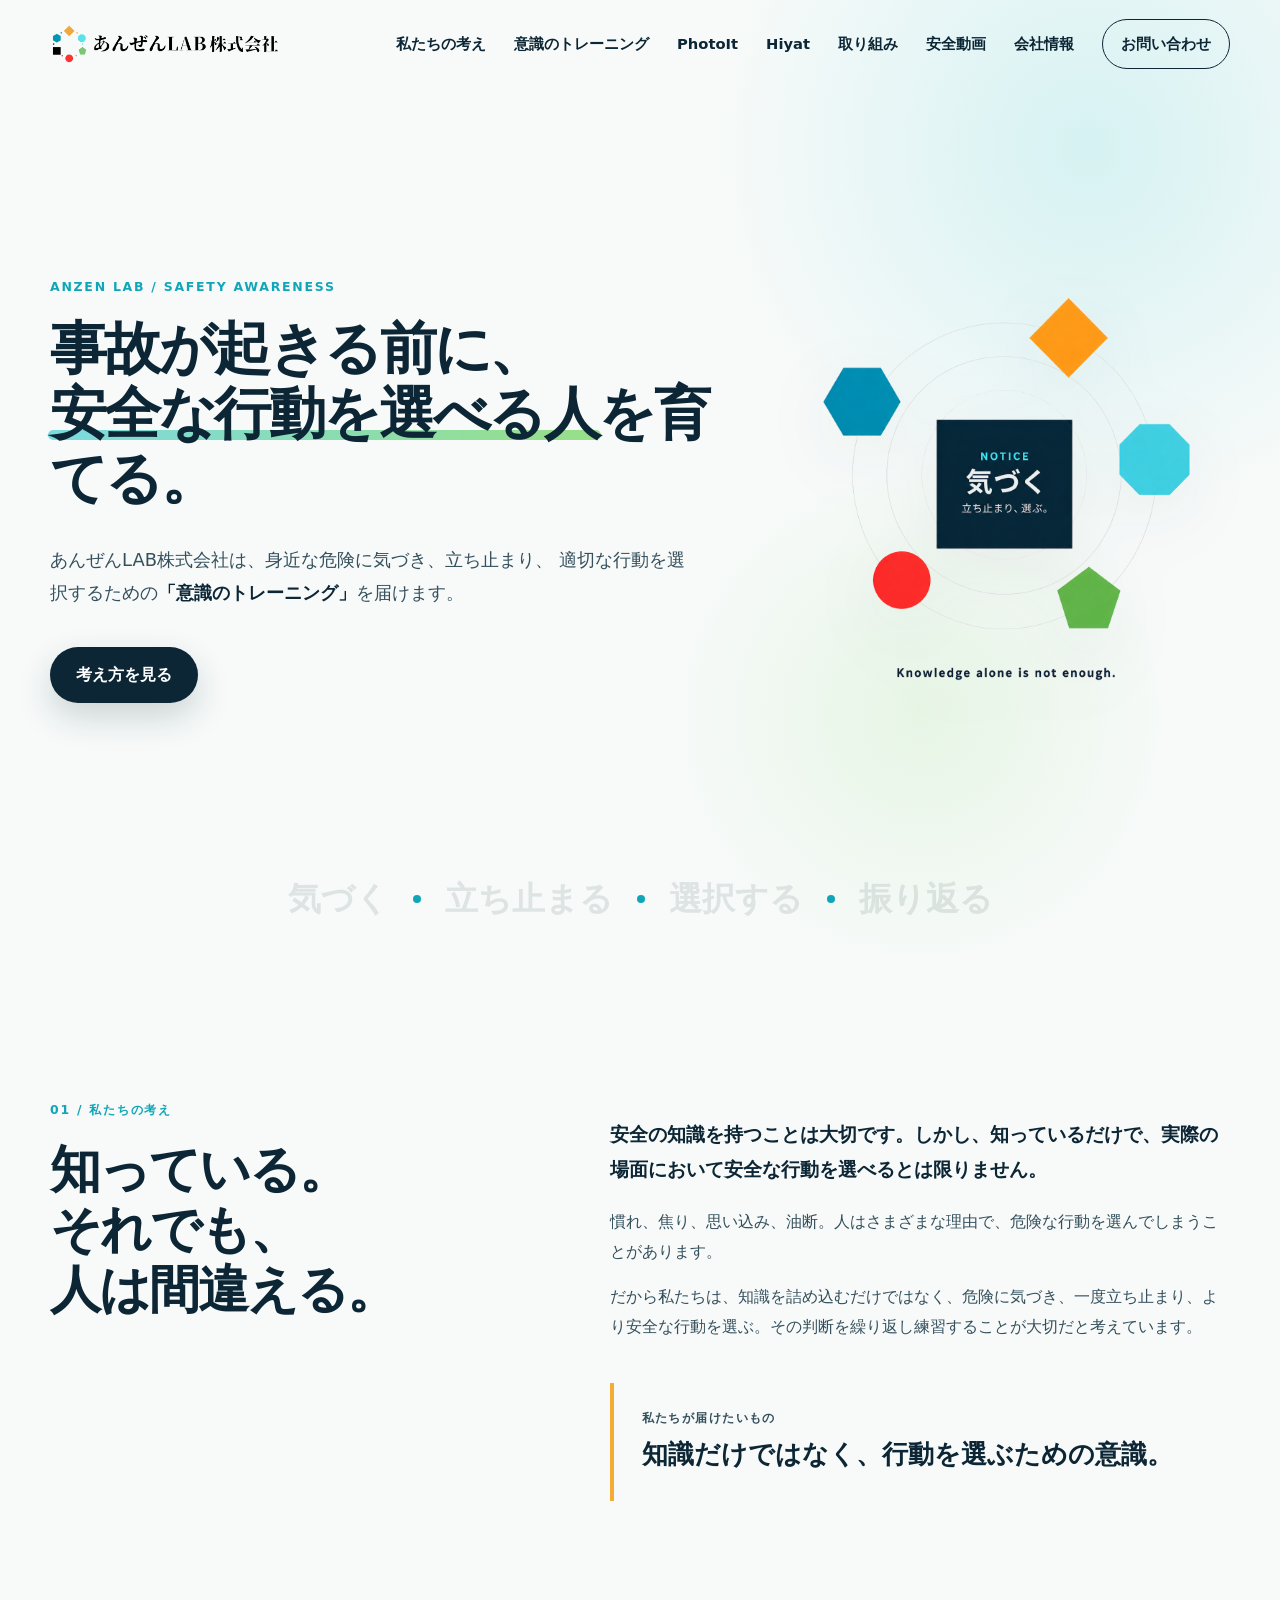
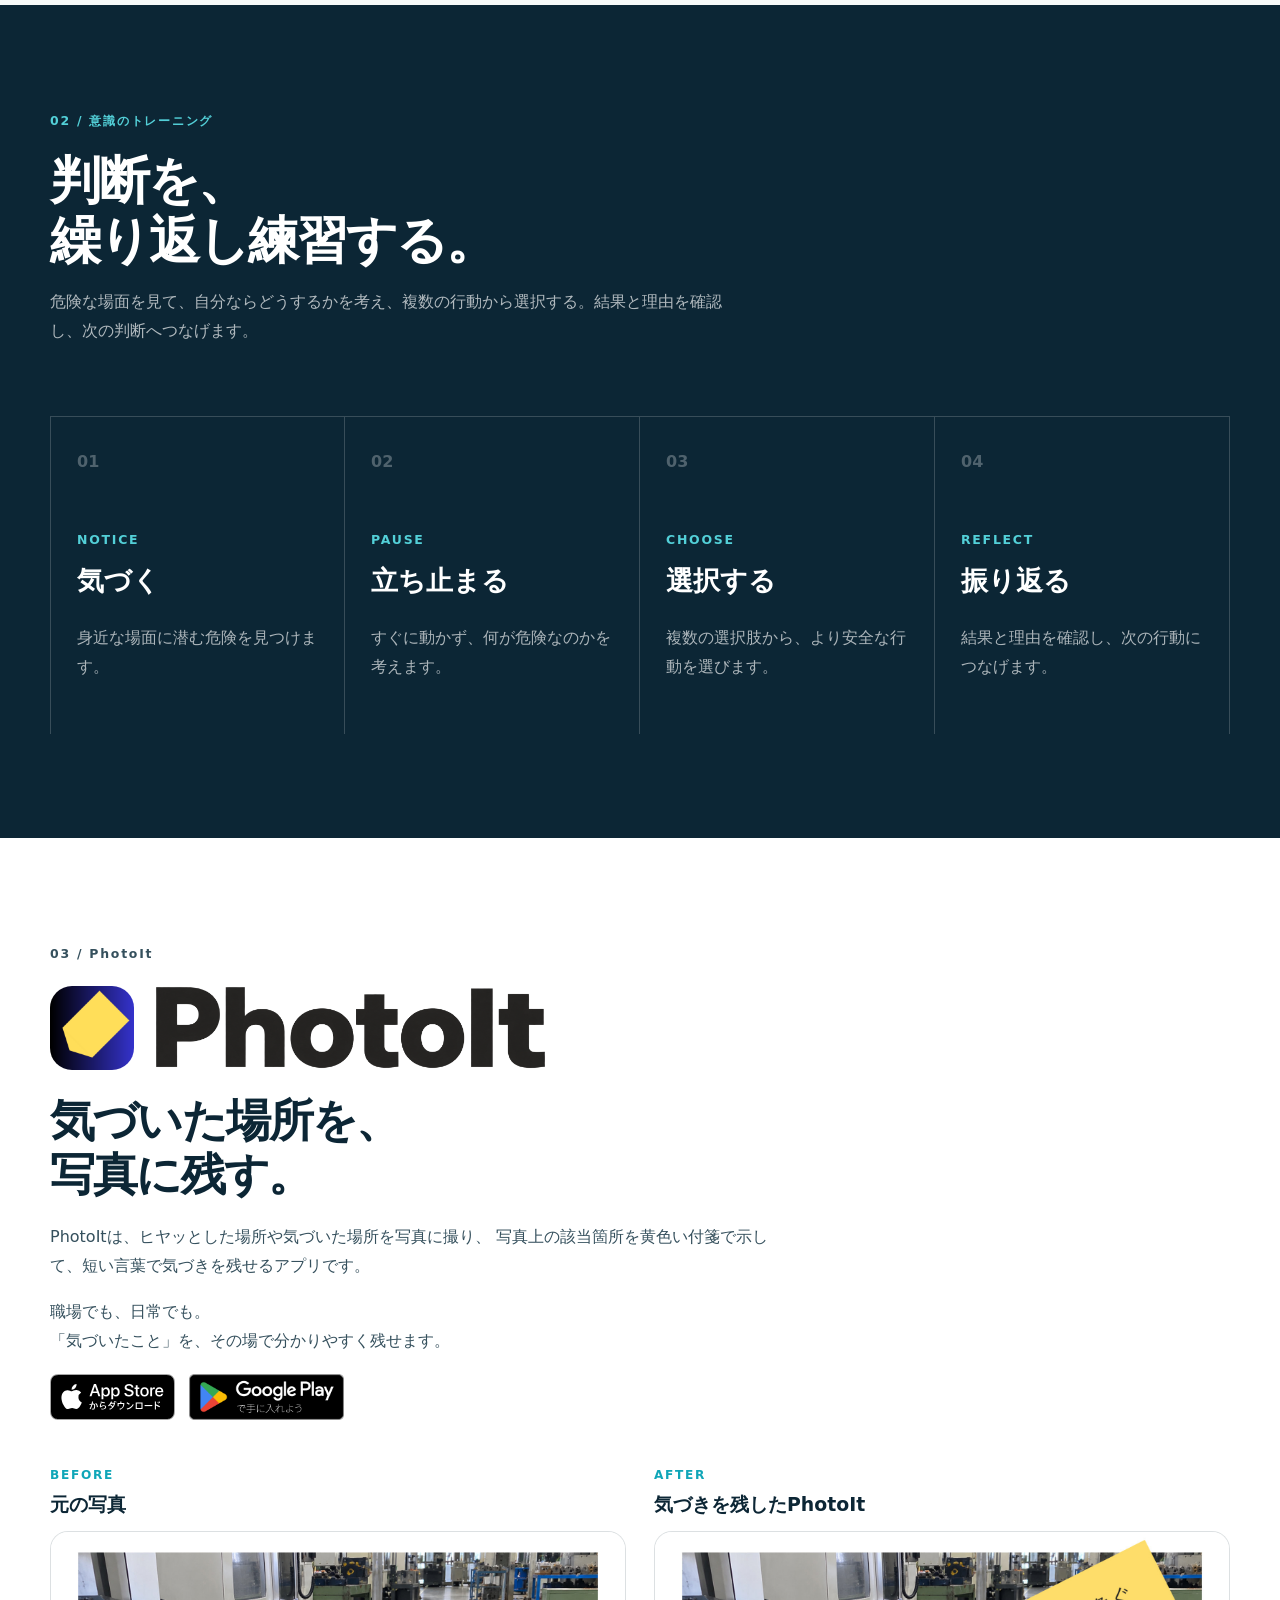
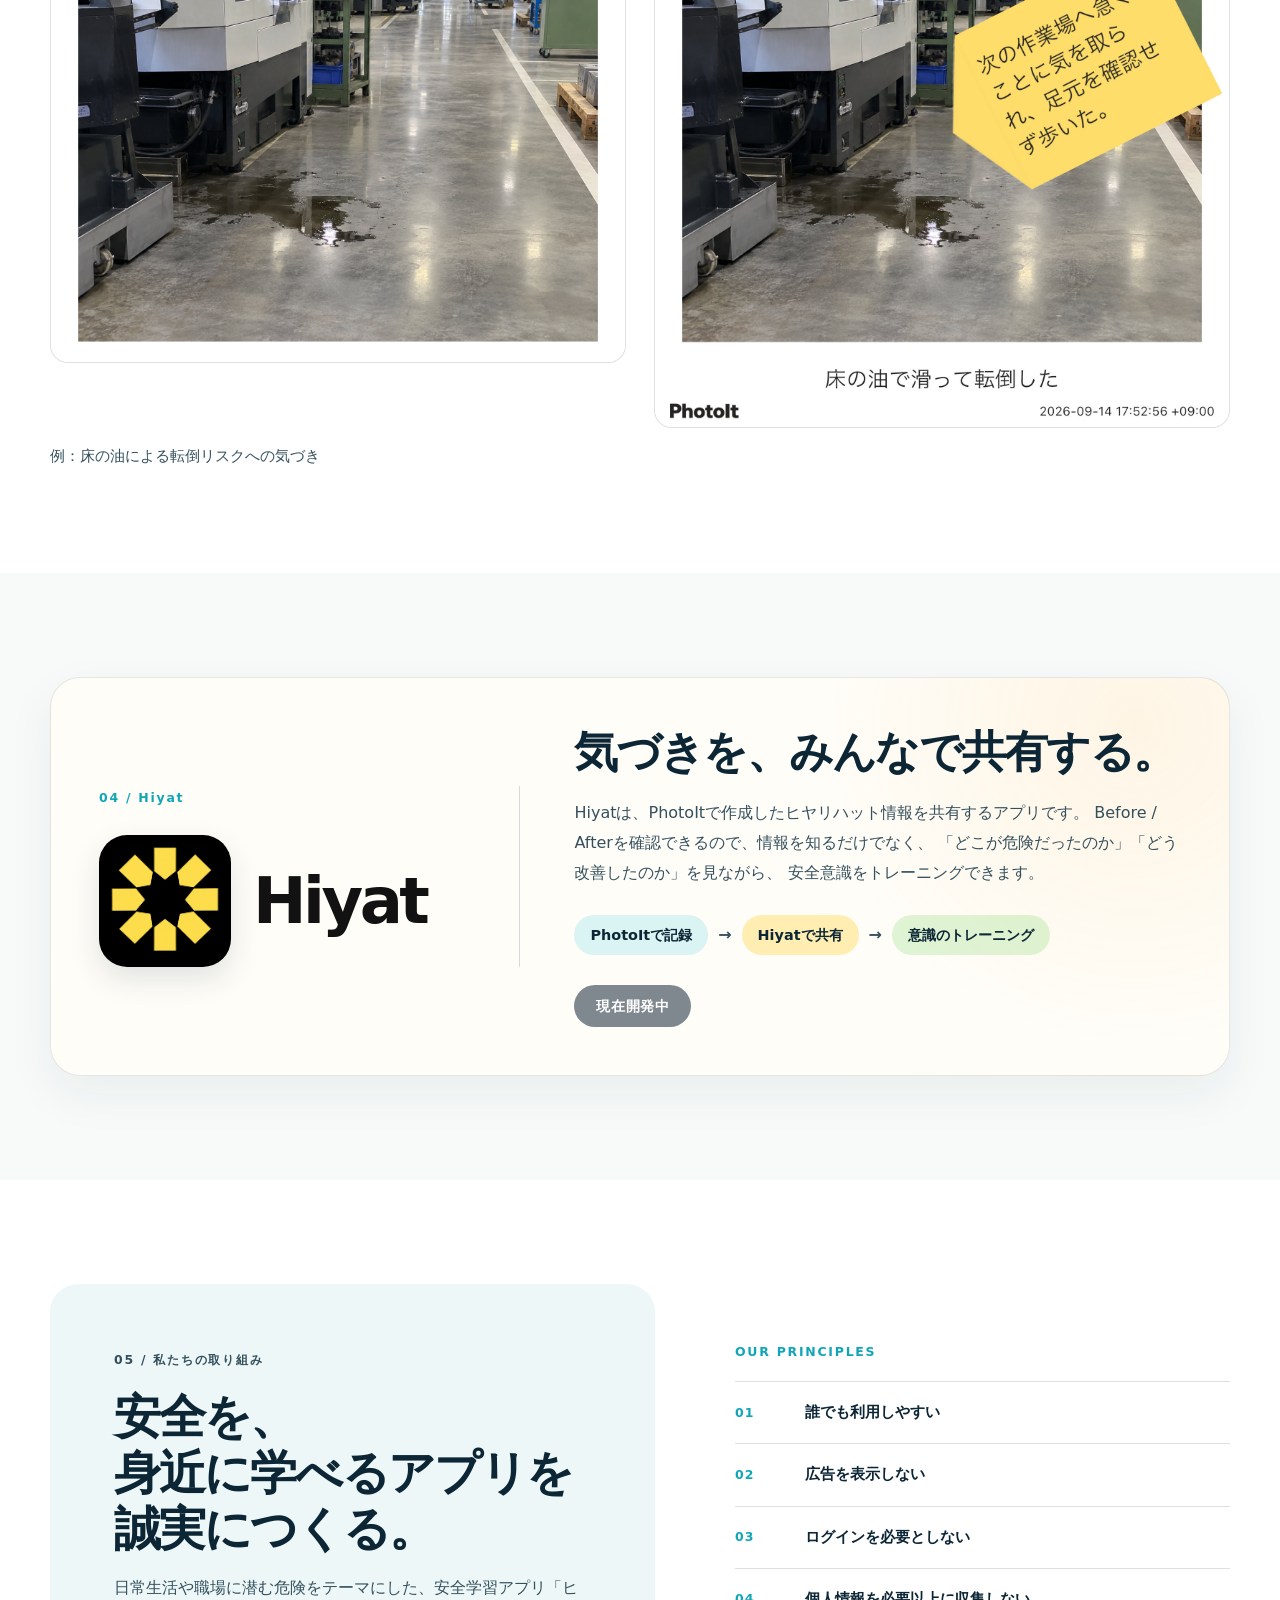
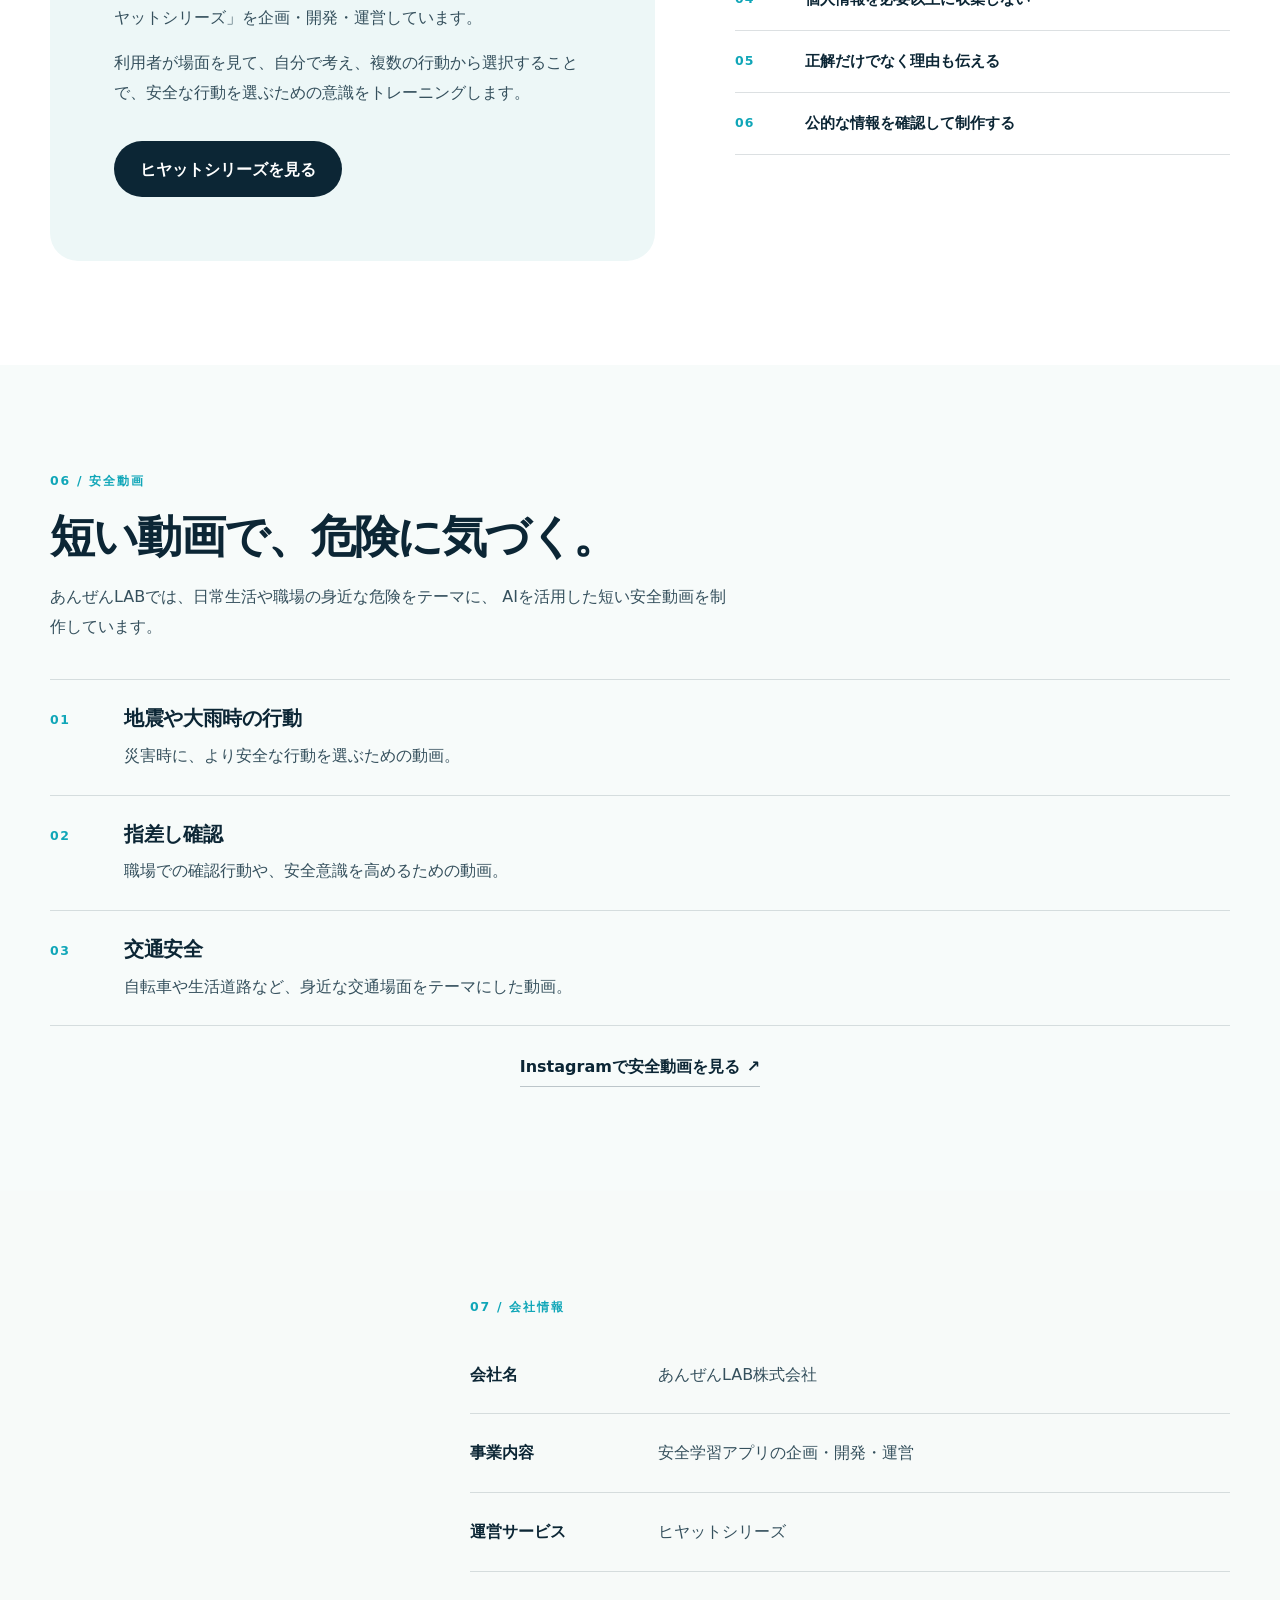
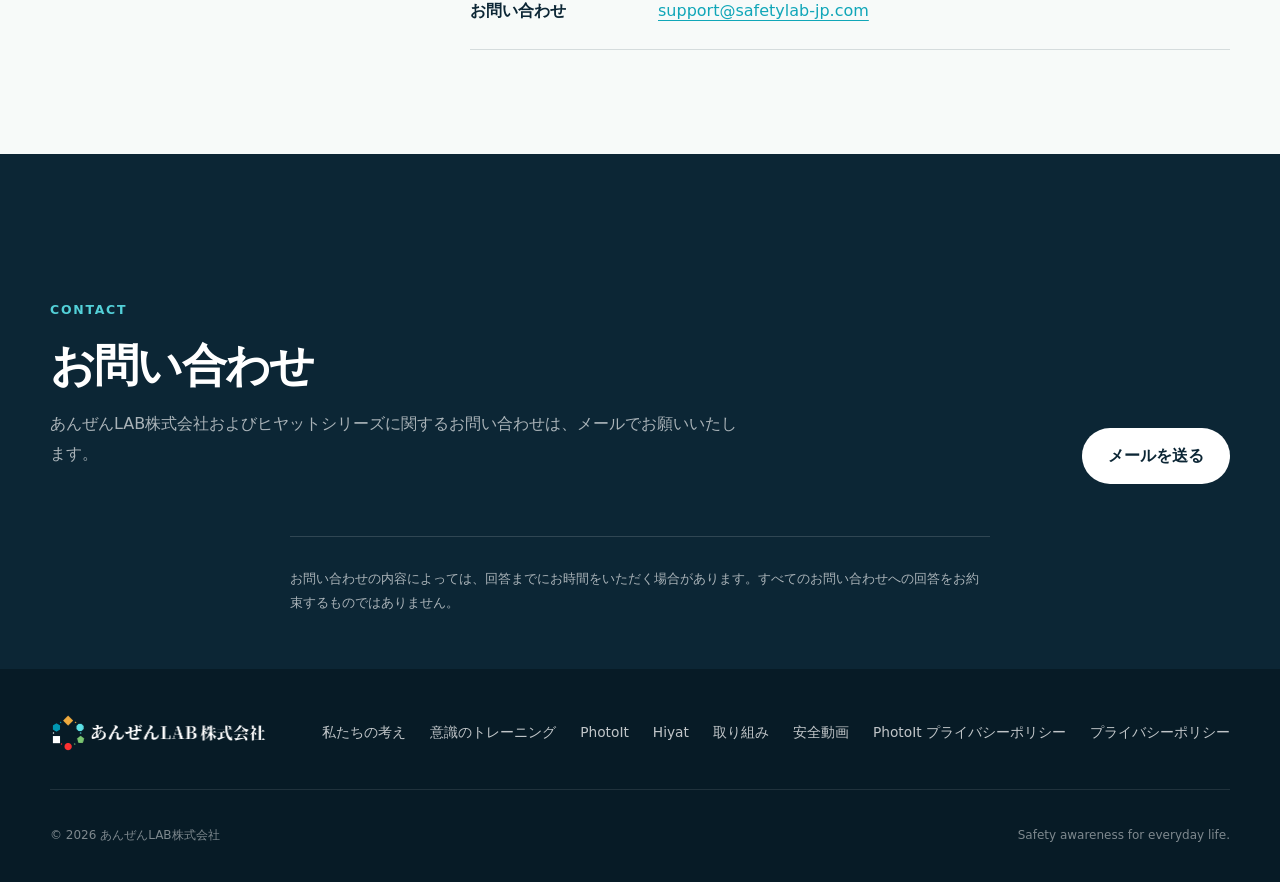
<file: index.html>
<!doctype html>
<html lang="ja">
<head>
  <meta charset="utf-8">
  <meta name="viewport" content="width=device-width,initial-scale=1">
  <meta name="description" content="あんぜんLAB株式会社は、身近な危険に気づき、立ち止まり、適切な行動を選択するための「意識のトレーニング」を届けます。">
  <meta name="theme-color" content="#0c2635">
  <title>あんぜんLAB株式会社｜事故が起きる前に、安全な行動を選べる人を育てる。</title>
  <link rel="icon" href="assets/favicon.ico" sizes="any">
  <link rel="icon" type="image/png" sizes="32x32" href="assets/favicon-32.png">
  <link rel="icon" type="image/png" sizes="16x16" href="assets/favicon-16.png">
  <link rel="apple-touch-icon" sizes="180x180" href="assets/apple-touch-icon.png">
  <link rel="manifest" href="manifest.webmanifest">
  <meta name="mobile-web-app-capable" content="yes">
  <meta name="apple-mobile-web-app-capable" content="yes">
  <meta name="apple-mobile-web-app-status-bar-style" content="default">
  <meta name="apple-mobile-web-app-title" content="あんぜんLAB">
  <link rel="stylesheet" href="styles.css">
</head>
<body>
  <a class="skip-link" href="#main">本文へ移動</a>

  <header class="site-header" data-header>
    <div class="shell header-inner">
      <a class="brand" href="#top" aria-label="あんぜんLAB株式会社 ホーム">
        <img src="assets/anzen-lab-logo.png" alt="あんぜんLAB株式会社">
      </a>
      <button class="menu-button" type="button" aria-expanded="false" aria-controls="site-nav">
        <span>メニュー</span>
        <i aria-hidden="true"></i>
      </button>
      <nav id="site-nav" class="site-nav" aria-label="メインメニュー">
        <a href="#philosophy">私たちの考え</a>
        <a href="#training">意識のトレーニング</a>
        <a href="#photoit">PhotoIt</a>
        <a href="#hiyat">Hiyat</a>
        <a href="#work">取り組み</a>
        <a href="#videos">安全動画</a>
        <a href="#company">会社情報</a>
        <a class="nav-cta" href="#contact">お問い合わせ</a>
      </nav>
    </div>
  </header>

  <main id="main">
    <section id="top" class="hero">
      <div class="hero-grid shell">
        <div class="hero-copy">
          <p class="kicker">ANZEN LAB / SAFETY AWARENESS</p>
          <h1>
            <span class="hero-line">事故が起きる前に、</span>
            <span class="hero-line"><em>安全な行動を選べる人</em>を育てる。</span>
          </h1>
          <p class="hero-lead">
            あんぜんLAB株式会社は、身近な危険に気づき、立ち止まり、
            適切な行動を選択するための<strong>「意識のトレーニング」</strong>を届けます。
          </p>
          <div class="hero-actions">
            <a class="button button-primary" href="#training">考え方を見る</a>
          </div>
        </div>

        <div class="hero-visual" aria-hidden="true">
          <figure class="orbit-figure">
            <img class="orbit-image" src="assets/notice-orbit-v11.png" alt="" loading="eager" decoding="async">
          </figure>
        </div>
      </div>
      <div class="hero-marquee" aria-hidden="true">
        <span>気づく</span><i></i><span>立ち止まる</span><i></i><span>選択する</span><i></i><span>振り返る</span>
      </div>
    </section>

    <section id="philosophy" class="section philosophy">
      <div class="shell philosophy-grid">
        <div class="section-heading">
          <p class="section-index">01 / 私たちの考え</p>
          <h2>
            <span class="heading-line">知っている。</span>
            <span class="heading-line">それでも、人は間違える。</span>
          </h2>
        </div>
        <div class="philosophy-copy">
          <p class="lead">安全の知識を持つことは大切です。しかし、知っているだけで、実際の場面において安全な行動を選べるとは限りません。</p>
          <p>慣れ、焦り、思い込み、油断。人はさまざまな理由で、危険な行動を選んでしまうことがあります。</p>
          <p>だから私たちは、知識を詰め込むだけではなく、危険に気づき、一度立ち止まり、より安全な行動を選ぶ。その判断を繰り返し練習することが大切だと考えています。</p>
          <blockquote>
            <span>私たちが届けたいもの</span>
            知識だけではなく、行動を選ぶための意識。
          </blockquote>
        </div>
      </div>
    </section>

    <section id="training" class="section training">
      <div class="shell">
        <div class="section-heading section-heading-light">
          <p class="section-index">02 / 意識のトレーニング</p>
          <h2>
            <span class="heading-line">判断を、</span>
            <span class="heading-line">繰り返し練習する。</span>
          </h2>
          <p>危険な場面を見て、自分ならどうするかを考え、複数の行動から選択する。結果と理由を確認し、次の判断へつなげます。</p>
        </div>

        <ol class="training-flow">
          <li>
            <span class="number">01</span>
            <div>
              <p class="flow-en">NOTICE</p>
              <h3>気づく</h3>
              <p>身近な場面に潜む危険を見つけます。</p>
            </div>
          </li>
          <li>
            <span class="number">02</span>
            <div>
              <p class="flow-en">PAUSE</p>
              <h3>立ち止まる</h3>
              <p>すぐに動かず、何が危険なのかを考えます。</p>
            </div>
          </li>
          <li>
            <span class="number">03</span>
            <div>
              <p class="flow-en">CHOOSE</p>
              <h3>選択する</h3>
              <p>複数の選択肢から、より安全な行動を選びます。</p>
            </div>
          </li>
          <li>
            <span class="number">04</span>
            <div>
              <p class="flow-en">REFLECT</p>
              <h3>振り返る</h3>
              <p>結果と理由を確認し、次の行動につなげます。</p>
            </div>
          </li>
        </ol>
      </div>
    </section>

    <section id="photoit" class="section photoit-section">
      <div class="shell">
        <div class="section-heading photoit-heading">
          <p class="section-index">03 / PhotoIt</p>
          <div class="photoit-brand-row">
            <img class="photoit-brand-icon" src="assets/photoit-app-icon.png" alt="PhotoIt アプリアイコン">
            <img class="photoit-brand-logo" src="assets/photoit-logo.png" alt="PhotoIt ロゴ">
          </div>
          <h2>気づいた場所を、<br>写真に残す。</h2>
          <p>
            PhotoItは、ヒヤッとした場所や気づいた場所を写真に撮り、
            写真上の該当箇所を黄色い付箋で示して、短い言葉で気づきを残せるアプリです。
          </p>
          <p>
            職場でも、日常でも。<br>
            「気づいたこと」を、その場で分かりやすく残せます。
          </p>
          <div class="photoit-status-row" aria-label="PhotoIt ストアリンク">
            <a class="photoit-store-link" href="https://apps.apple.com/jp/app/photoit/id6811598577" target="_blank" rel="noopener noreferrer" aria-label="App StoreでPhotoItを見る">
              <img class="photoit-store-badge photoit-store-badge-appstore" src="assets/app-store-badge-ja.svg" alt="App Storeでダウンロード">
            </a>
            <a class="photoit-store-link" href="https://play.google.com/store/apps/details?id=com.safetylab.photoitv2&amp;hl=ja" target="_blank" rel="noopener noreferrer" aria-label="Google PlayでPhotoItを見る">
              <img class="photoit-store-badge photoit-store-badge-googleplay" src="assets/google-play-badge-ja.png" alt="Google Playで手に入れよう">
            </a>
          </div>
        </div>

        <div class="photoit-gallery">
          <figure class="photoit-card">
            <figcaption>
              <span class="photoit-card-label">Before</span>
              <strong>元の写真</strong>
            </figcaption>
            <img src="assets/photoit-before.jpg" alt="PhotoItで編集する前の工場内の写真">
          </figure>

          <figure class="photoit-card">
            <figcaption>
              <span class="photoit-card-label">After</span>
              <strong>気づきを残したPhotoIt</strong>
            </figcaption>
            <img src="assets/photoit-after.jpg" alt="PhotoItで黄色い付箋と気づきの文章を加えた工場内の写真">
          </figure>
        </div>

        <p class="photoit-note">例：床の油による転倒リスクへの気づき</p>
      </div>
    </section>
    <section id="hiyat" class="section hiyat-section">
      <div class="shell">
        <div class="hiyat-card">
          <div class="hiyat-brand">
            <p class="section-index">04 / Hiyat</p>
            <div class="hiyat-logo-lockup" aria-label="Hiyat">
              <img class="hiyat-app-icon" src="assets/hiyat-app-icon.png" alt="Hiyat アプリアイコン">
              <span class="hiyat-wordmark">Hiyat</span>
            </div>
          </div>

          <div class="hiyat-content">
            <h2>気づきを、みんなで共有する。</h2>
            <p>
              Hiyatは、PhotoItで作成したヒヤリハット情報を共有するアプリです。
              Before / Afterを確認できるので、情報を知るだけでなく、
              「どこが危険だったのか」「どう改善したのか」を見ながら、
              安全意識をトレーニングできます。
            </p>

            <div class="hiyat-flow" aria-label="PhotoItとHiyatの流れ">
              <span class="hiyat-flow-step hiyat-flow-photoit">PhotoItで記録</span>
              <span class="hiyat-flow-arrow" aria-hidden="true">→</span>
              <span class="hiyat-flow-step hiyat-flow-share">Hiyatで共有</span>
              <span class="hiyat-flow-arrow" aria-hidden="true">→</span>
              <span class="hiyat-flow-step hiyat-flow-training">意識のトレーニング</span>
            </div>

            <span class="hiyat-status">現在開発中</span>
          </div>
        </div>
      </div>
    </section>

<section id="work" class="section work">
      <div class="shell work-grid">
        <div class="work-card">
          <p class="section-index">05 / 私たちの取り組み</p>
          <h2>
            <span class="heading-line">安全を、身近に学べるアプリを</span>
            <span class="heading-line">誠実につくる。</span>
          </h2>
          <p>日常生活や職場に潜む危険をテーマにした、安全学習アプリ「ヒヤットシリーズ」を企画・開発・運営しています。</p>
          <p>利用者が場面を見て、自分で考え、複数の行動から選択することで、安全な行動を選ぶための意識をトレーニングします。</p>
          <a class="button button-dark" href="https://hiyat-series.web.app" target="_blank" rel="noopener noreferrer">
            ヒヤットシリーズを見る
          </a>
        </div>

        <div class="principles">
          <p class="principles-label">OUR PRINCIPLES</p>
          <ul>
            <li><span>01</span>誰でも利用しやすい</li>
            <li><span>02</span>広告を表示しない</li>
            <li><span>03</span>ログインを必要としない</li>
            <li><span>04</span>個人情報を必要以上に収集しない</li>
            <li><span>05</span>正解だけでなく理由も伝える</li>
            <li><span>06</span>公的な情報を確認して制作する</li>
          </ul>
        </div>
      </div>
    </section>

    


    <section id="videos" class="section videos">
      <div class="shell">
        <div class="section-heading videos-heading">
          <p class="section-index">06 / 安全動画</p>
          <h2>短い動画で、危険に気づく。</h2>
          <p>
            あんぜんLABでは、日常生活や職場の身近な危険をテーマに、
            AIを活用した短い安全動画を制作しています。
          </p>
        </div>

        <div class="video-list">
          <article class="video-item">
            <div class="video-num">01</div>
            <div class="video-copy">
              <h3>地震や大雨時の行動</h3>
              <p>災害時に、より安全な行動を選ぶための動画。</p>
            </div>
          </article>

          <article class="video-item">
            <div class="video-num">02</div>
            <div class="video-copy">
              <h3>指差し確認</h3>
              <p>職場での確認行動や、安全意識を高めるための動画。</p>
            </div>
          </article>

          <article class="video-item">
            <div class="video-num">03</div>
            <div class="video-copy">
              <h3>交通安全</h3>
              <p>自転車や生活道路など、身近な交通場面をテーマにした動画。</p>
            </div>
          </article>
        </div>

        <div class="videos-action">
          <a class="text-link" href="https://www.instagram.com/anzen.lab?stkn=MXhna2N1OW1xMWMzNQ%3D%3D" target="_blank" rel="noopener noreferrer">
            Instagramで安全動画を見る <span aria-hidden="true">↗</span>
          </a>
        </div>
      </div>
    </section>

    <section id="company" class="section company">
      <div class="shell company-grid">
        <div class="company-content">
          <p class="section-index">07 / 会社情報</p>
          <dl class="company-list">
          <div><dt>会社名</dt><dd>あんぜんLAB株式会社</dd></div>
          <div><dt>事業内容</dt><dd>安全学習アプリの企画・開発・運営</dd></div>
          <div><dt>運営サービス</dt><dd>ヒヤットシリーズ</dd></div>
          <div><dt>お問い合わせ</dt><dd><a href="mailto:support@safetylab-jp.com">support@safetylab-jp.com</a></dd></div>
          </dl>
        </div>
      </div>
    </section>

    <section id="contact" class="contact">
      <div class="shell contact-inner">
        <div>
          <p class="section-index">CONTACT</p>
          <h2>お問い合わせ</h2>
          <p>あんぜんLAB株式会社およびヒヤットシリーズに関するお問い合わせは、メールでお願いいたします。</p>
        </div>
        <div class="contact-links">
          <a class="button button-light" href="mailto:support@safetylab-jp.com">メールを送る</a>
        </div>
      </div>
      <p class="contact-note shell">お問い合わせの内容によっては、回答までにお時間をいただく場合があります。すべてのお問い合わせへの回答をお約束するものではありません。</p>
    </section>
  </main>

  <footer class="site-footer">
    <div class="shell footer-top">
      <a class="footer-brand" href="#top">
        <img src="assets/anzen-lab-logo-footer.png" alt="あんぜんLAB株式会社">
      </a>
      <nav aria-label="フッターメニュー">
        <a href="#philosophy">私たちの考え</a>
        <a href="#training">意識のトレーニング</a>
        <a href="#photoit">PhotoIt</a>
        <a href="#hiyat">Hiyat</a>
        <a href="#work">取り組み</a>
        <a href="#videos">安全動画</a>
        <a href="photoit/privacy/index.html">PhotoIt プライバシーポリシー</a>
        <a href="privacy/index.html">プライバシーポリシー</a>
      </nav>
    </div>
    <div class="shell footer-bottom">
      <p>© 2026 あんぜんLAB株式会社</p>
      <p>Safety awareness for everyday life.</p>
    </div>
  </footer>

  <script src="script.js"></script>
</body>
</html>
</file>
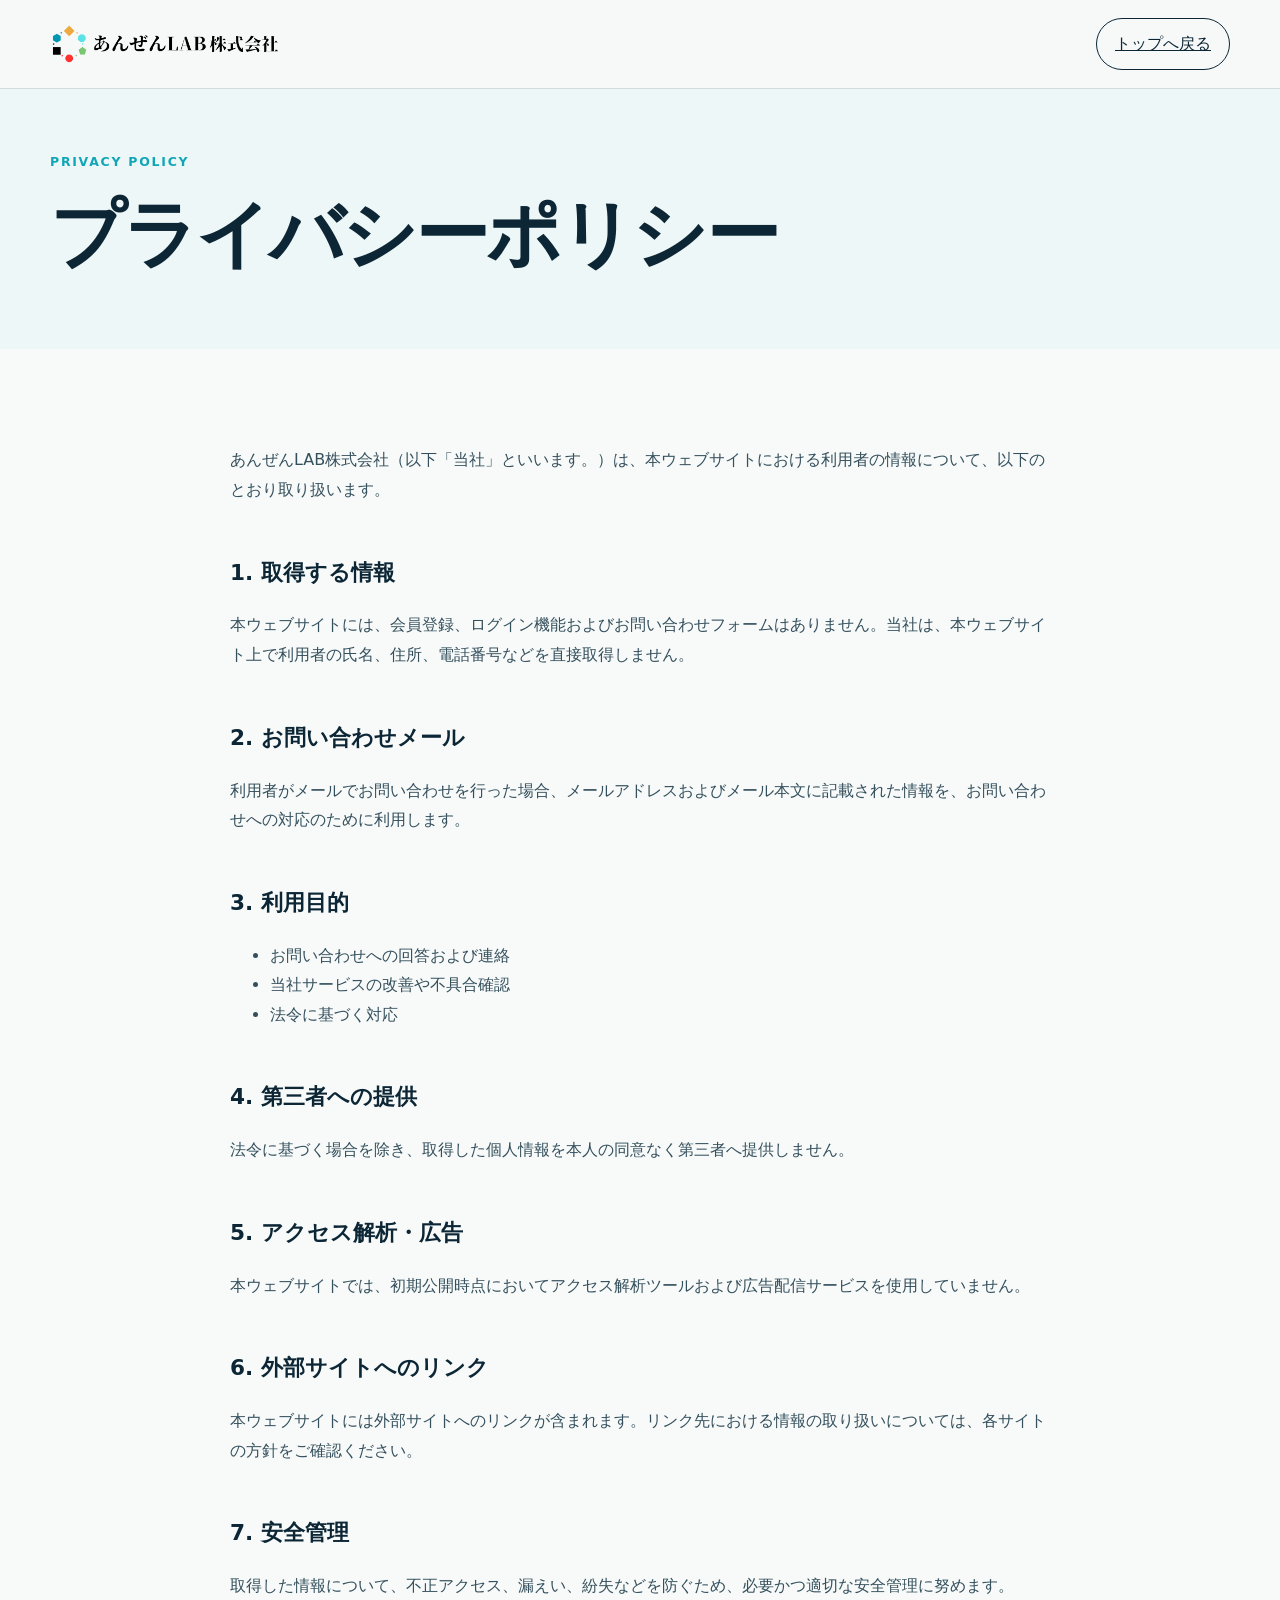
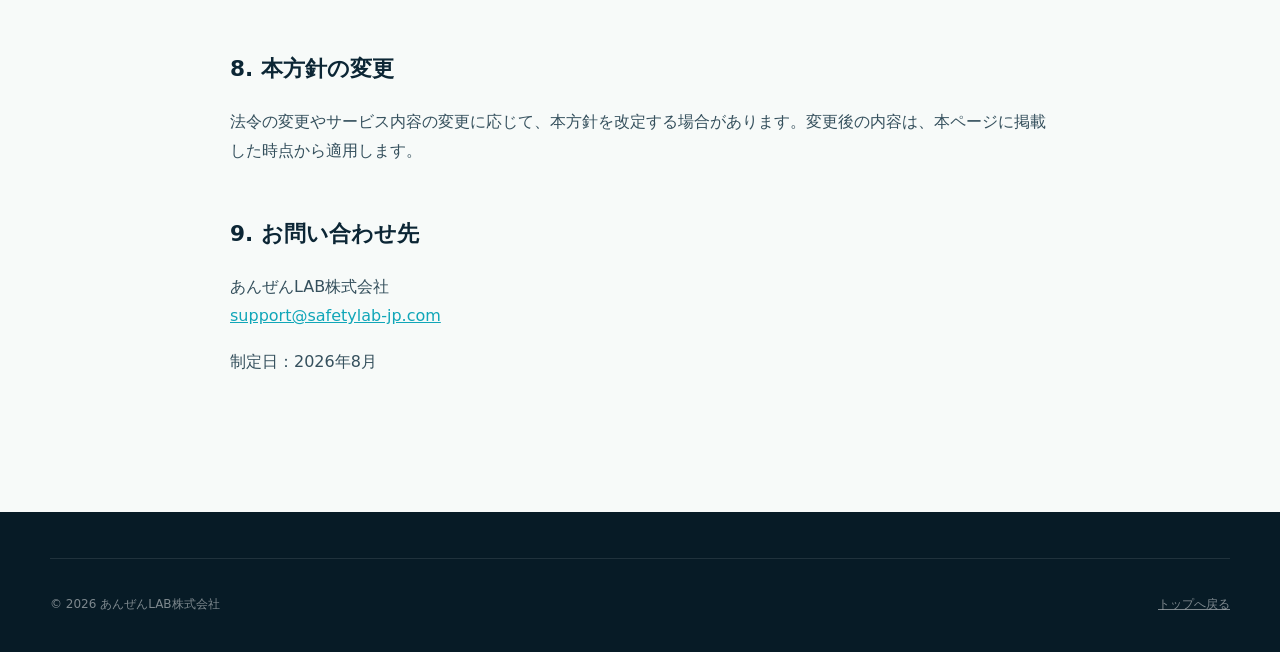
<file: privacy/index.html>
<!doctype html>
<html lang="ja">
<head>
  <meta charset="utf-8">
  <meta name="viewport" content="width=device-width,initial-scale=1">
  <meta name="description" content="あんぜんLAB株式会社公式ホームページのプライバシーポリシーです。">
  <meta name="theme-color" content="#0c2635">
  <title>プライバシーポリシー｜あんぜんLAB株式会社</title>
  <link rel="icon" type="image/png" href="../assets/favicon.png">
  <link rel="icon" href="../assets/favicon.ico" sizes="any">
  <link rel="icon" type="image/png" sizes="32x32" href="../assets/favicon-32.png">
  <link rel="icon" type="image/png" sizes="16x16" href="../assets/favicon-16.png">
  <link rel="apple-touch-icon" sizes="180x180" href="../assets/apple-touch-icon.png">
  <link rel="manifest" href="../manifest.webmanifest">
  <meta name="mobile-web-app-capable" content="yes">
  <meta name="apple-mobile-web-app-capable" content="yes">
  <meta name="apple-mobile-web-app-title" content="あんぜんLAB">
  <link rel="stylesheet" href="../styles.css">
  <style>
    .legal-hero { padding: 150px 0 70px; background: #edf7f7; }
    .legal-hero h1 { margin: 0; font-size: clamp(2.5rem, 6vw, 4.6rem); line-height: 1.2; letter-spacing: -.04em; }
    .legal { padding: 80px 0 120px; }
    .legal article { max-width: 820px; }
    .legal h2 { margin-top: 48px; font-size: 1.35rem; }
    .legal p, .legal li { color: var(--ink-soft); }
    .legal a { color: var(--aqua); }
  </style>
</head>
<body>
  <header class="site-header is-scrolled">
    <div class="shell header-inner">
      <a class="brand" href="../" aria-label="あんぜんLAB株式会社 ホーム">
        <img src="../assets/anzen-lab-logo.png" alt="あんぜんLAB株式会社">
      </a>
      <a class="nav-cta" href="../">トップへ戻る</a>
    </div>
  </header>

  <main>
    <section class="legal-hero">
      <div class="shell">
        <p class="section-index">PRIVACY POLICY</p>
        <h1>プライバシーポリシー</h1>
      </div>
    </section>
    <section class="legal">
      <article class="shell">
        <p>あんぜんLAB株式会社（以下「当社」といいます。）は、本ウェブサイトにおける利用者の情報について、以下のとおり取り扱います。</p>

        <h2>1. 取得する情報</h2>
        <p>本ウェブサイトには、会員登録、ログイン機能およびお問い合わせフォームはありません。当社は、本ウェブサイト上で利用者の氏名、住所、電話番号などを直接取得しません。</p>

        <h2>2. お問い合わせメール</h2>
        <p>利用者がメールでお問い合わせを行った場合、メールアドレスおよびメール本文に記載された情報を、お問い合わせへの対応のために利用します。</p>

        <h2>3. 利用目的</h2>
        <ul>
          <li>お問い合わせへの回答および連絡</li>
          <li>当社サービスの改善や不具合確認</li>
          <li>法令に基づく対応</li>
        </ul>

        <h2>4. 第三者への提供</h2>
        <p>法令に基づく場合を除き、取得した個人情報を本人の同意なく第三者へ提供しません。</p>

        <h2>5. アクセス解析・広告</h2>
        <p>本ウェブサイトでは、初期公開時点においてアクセス解析ツールおよび広告配信サービスを使用していません。</p>

        <h2>6. 外部サイトへのリンク</h2>
        <p>本ウェブサイトには外部サイトへのリンクが含まれます。リンク先における情報の取り扱いについては、各サイトの方針をご確認ください。</p>

        <h2>7. 安全管理</h2>
        <p>取得した情報について、不正アクセス、漏えい、紛失などを防ぐため、必要かつ適切な安全管理に努めます。</p>

        <h2>8. 本方針の変更</h2>
        <p>法令の変更やサービス内容の変更に応じて、本方針を改定する場合があります。変更後の内容は、本ページに掲載した時点から適用します。</p>

        <h2>9. お問い合わせ先</h2>
        <p>あんぜんLAB株式会社<br><a href="mailto:support@safetylab-jp.com">support@safetylab-jp.com</a></p>

        <p>制定日：2026年8月</p>
      </article>
    </section>
  </main>

  <footer class="site-footer">
    <div class="shell footer-bottom" style="margin-top:0">
      <p>© 2026 あんぜんLAB株式会社</p>
      <p><a href="../" style="color:inherit">トップへ戻る</a></p>
    </div>
  </footer>
</body>
</html>
</file>
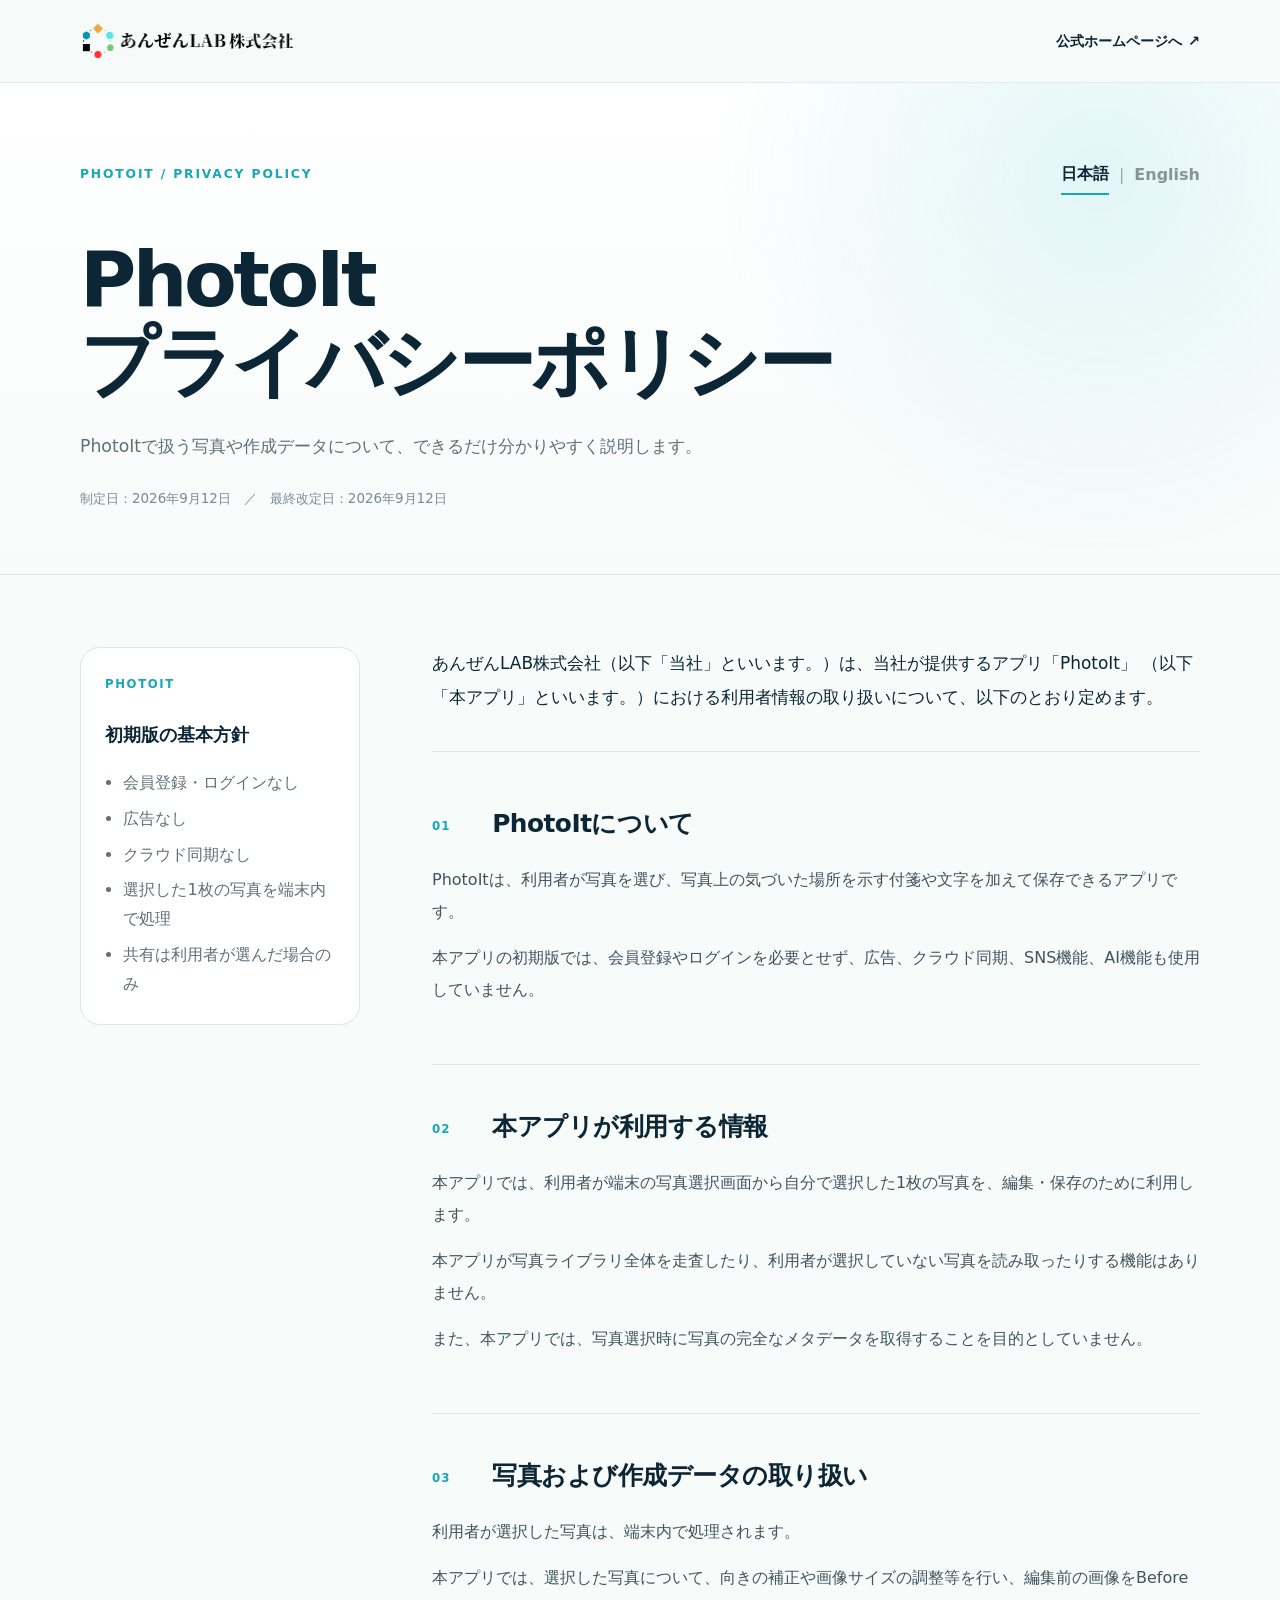
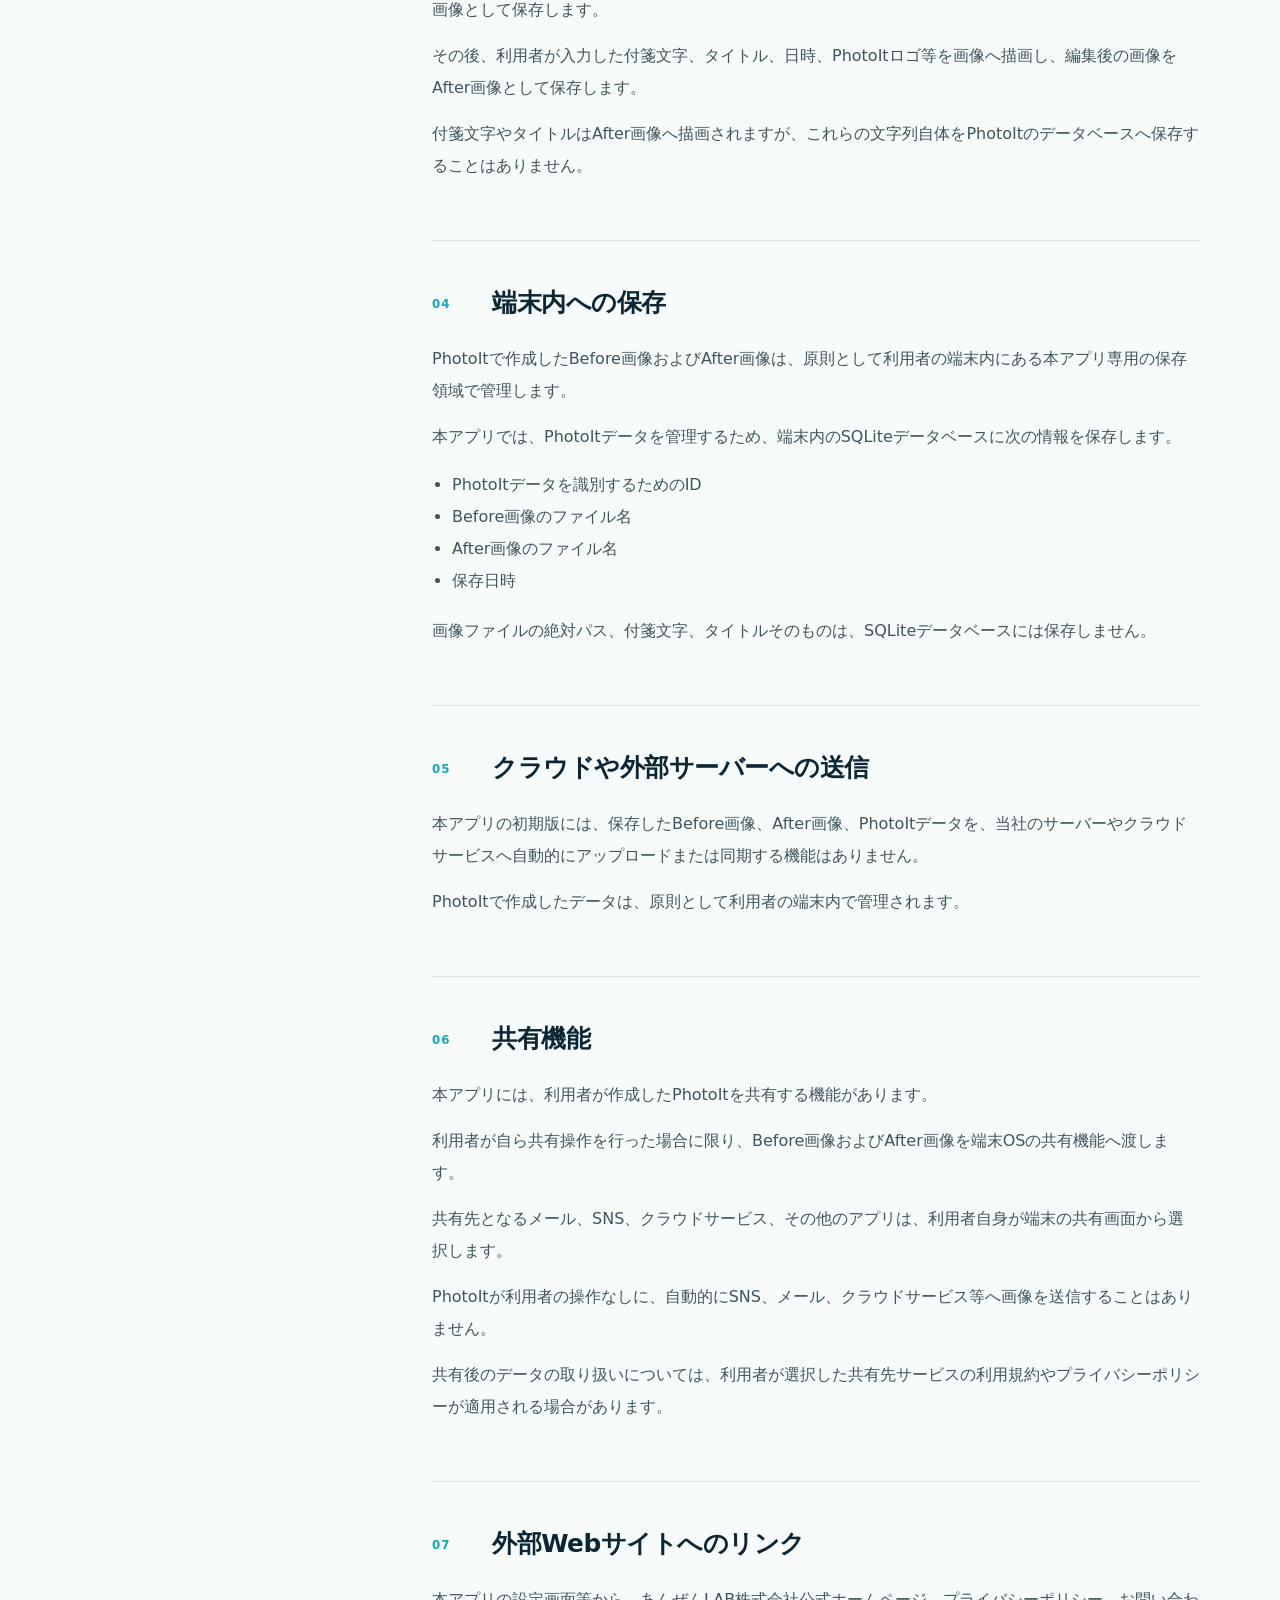
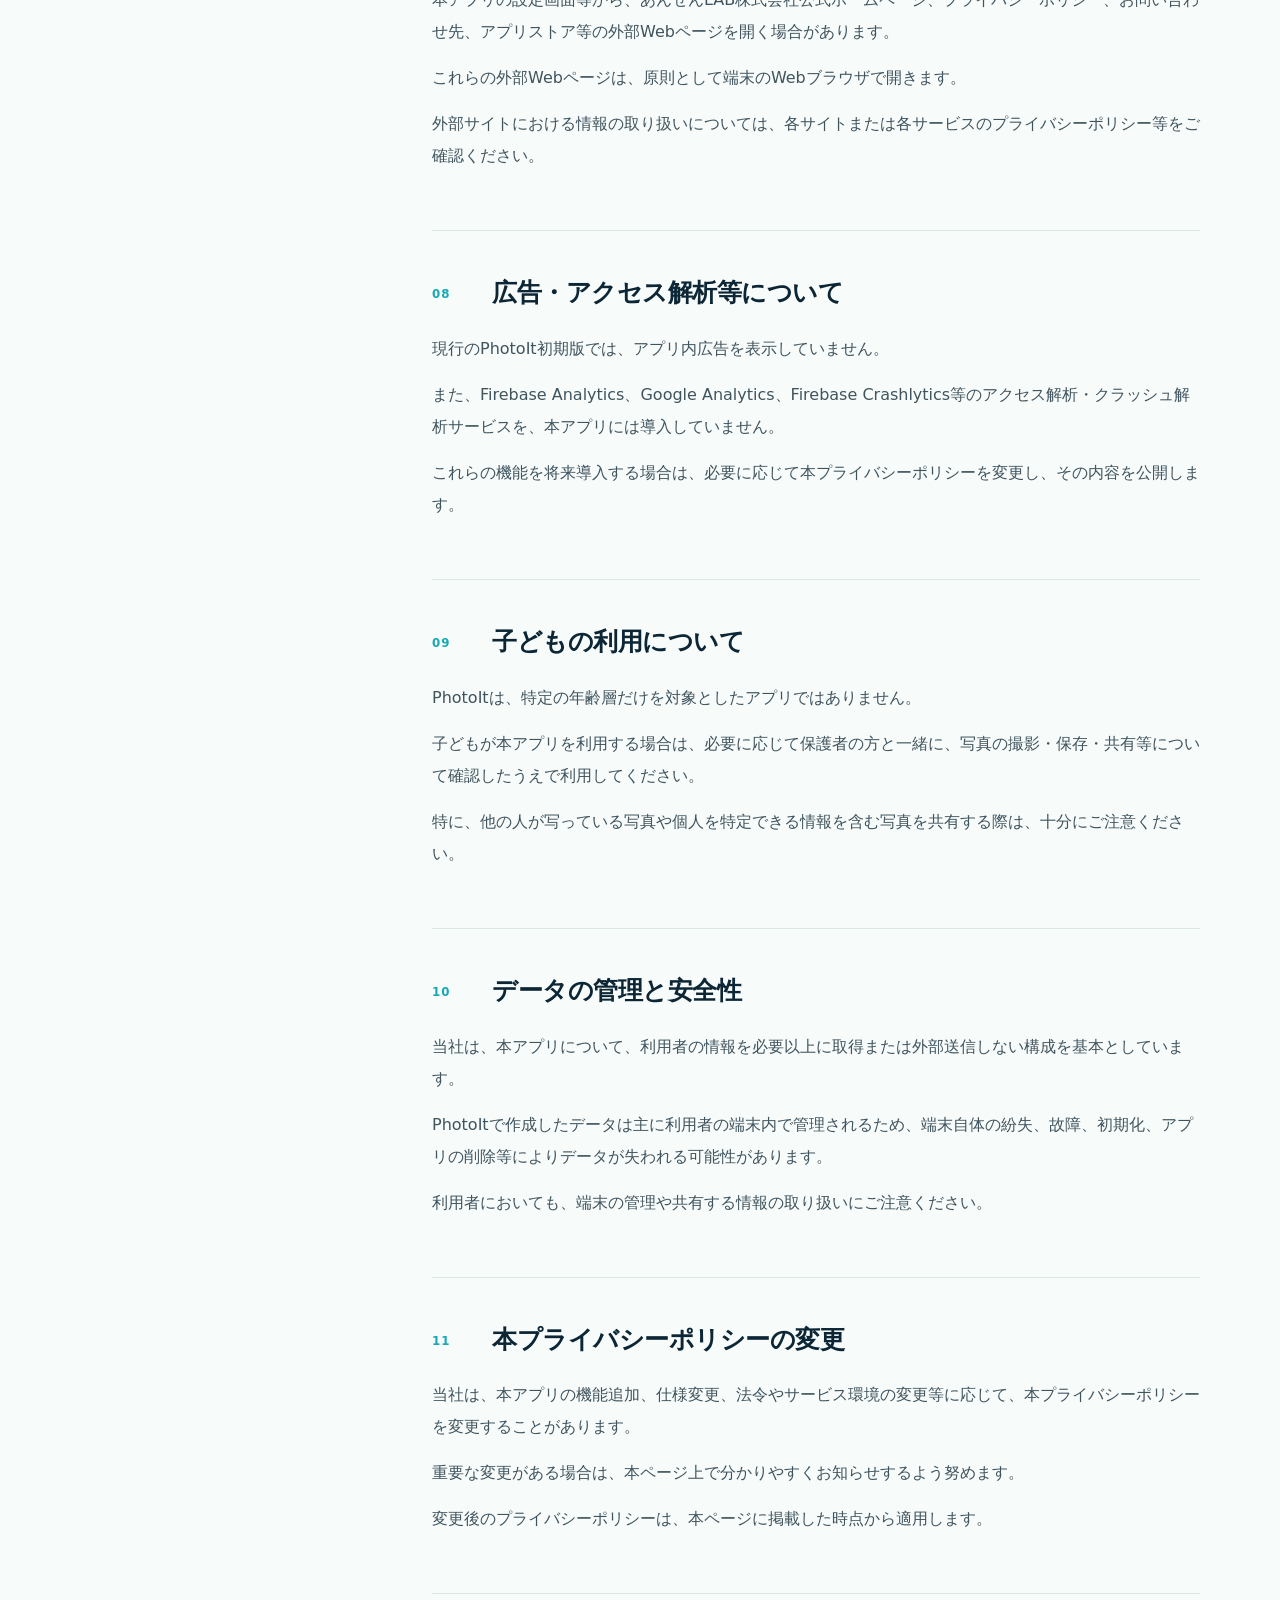
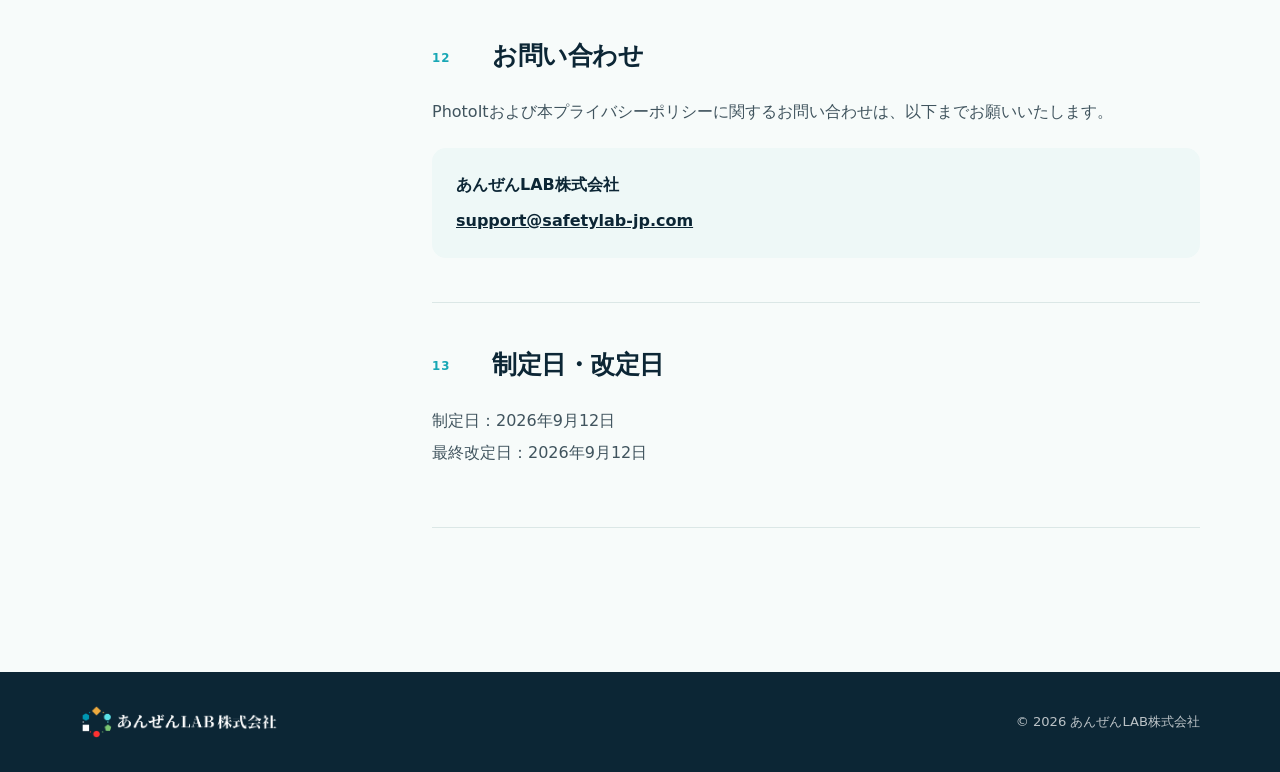
<file: photoit/privacy/index.html>
<!doctype html>
<html lang="ja">
<head>
  <meta charset="utf-8">
  <meta name="viewport" content="width=device-width,initial-scale=1">
  <meta name="description" content="PhotoItのプライバシーポリシー。写真・作成データ・共有機能・端末内保存などの取り扱いについて説明します。">
  <meta name="theme-color" content="#0c2635">
  <title>PhotoIt プライバシーポリシー｜あんぜんLAB株式会社</title>

  <link rel="icon" href="../../assets/favicon.ico" sizes="any">
  <link rel="icon" type="image/png" sizes="32x32" href="../../assets/favicon-32.png">
  <link rel="icon" type="image/png" sizes="16x16" href="../../assets/favicon-16.png">
  <link rel="apple-touch-icon" sizes="180x180" href="../../assets/apple-touch-icon.png">

  <link rel="stylesheet" href="../../styles.css">
  <link rel="stylesheet" href="privacy.css">
</head>
<body class="photoit-privacy-page">
  <a class="skip-link" href="#privacy-main">本文へ移動</a>

  <header class="privacy-header">
    <div class="privacy-shell privacy-header-inner">
      <a class="privacy-brand" href="../../" aria-label="あんぜんLAB株式会社 公式ホームページへ">
        <img src="../../assets/anzen-lab-logo.png" alt="あんぜんLAB株式会社">
      </a>

      <a class="privacy-home-link" href="../../">
        <span class="ja-only">公式ホームページへ</span>
        <span class="en-only">Official website</span>
        <span aria-hidden="true">↗</span>
      </a>
    </div>
  </header>

  <main id="privacy-main">
    <section class="privacy-hero">
      <div class="privacy-shell">
        <div class="privacy-kicker-row">
          <p class="privacy-kicker">PHOTOIT / PRIVACY POLICY</p>

          <div class="language-switch" role="group" aria-label="Language">
            <button type="button" class="language-button is-active" data-lang-button="ja" aria-pressed="true">日本語</button>
            <span aria-hidden="true">|</span>
            <button type="button" class="language-button" data-lang-button="en" aria-pressed="false">English</button>
          </div>
        </div>

        <div class="lang-panel" data-lang-panel="ja">
          <h1>PhotoIt<br>プライバシーポリシー</h1>
          <p class="privacy-lead">
            PhotoItで扱う写真や作成データについて、できるだけ分かりやすく説明します。
          </p>
          <p class="privacy-date">制定日：2026年9月12日　／　最終改定日：2026年9月12日</p>
        </div>

        <div class="lang-panel" data-lang-panel="en" hidden>
          <h1>PhotoIt<br>Privacy Policy</h1>
          <p class="privacy-lead">
            This page explains, in clear terms, how PhotoIt handles photos and data created in the App.
          </p>
          <p class="privacy-date">Effective Date: September 12, 2026 / Last Updated: September 12, 2026</p>
        </div>
      </div>
    </section>

    <section class="privacy-content">
      <div class="privacy-shell privacy-layout">
        <aside class="privacy-aside" aria-label="PhotoIt privacy summary">
          <div class="privacy-summary-card">
            <p class="summary-eyebrow">PHOTOIT</p>

            <div class="lang-panel" data-lang-panel="ja">
              <h2>初期版の基本方針</h2>
              <ul>
                <li>会員登録・ログインなし</li>
                <li>広告なし</li>
                <li>クラウド同期なし</li>
                <li>選択した1枚の写真を端末内で処理</li>
                <li>共有は利用者が選んだ場合のみ</li>
              </ul>
            </div>

            <div class="lang-panel" data-lang-panel="en" hidden>
              <h2>Initial Version</h2>
              <ul>
                <li>No account registration or login</li>
                <li>No advertising</li>
                <li>No cloud synchronization</li>
                <li>One user-selected photo is processed on the device</li>
                <li>Sharing occurs only when the user chooses to share</li>
              </ul>
            </div>
          </div>
        </aside>

        <article class="privacy-article">
          <div class="lang-panel" data-lang-panel="ja">
            <p class="privacy-intro">
              あんぜんLAB株式会社（以下「当社」といいます。）は、当社が提供するアプリ「PhotoIt」
              （以下「本アプリ」といいます。）における利用者情報の取り扱いについて、以下のとおり定めます。
            </p>

            <section class="policy-section">
              <h2><span>01</span> PhotoItについて</h2>
              <p>PhotoItは、利用者が写真を選び、写真上の気づいた場所を示す付箋や文字を加えて保存できるアプリです。</p>
              <p>本アプリの初期版では、会員登録やログインを必要とせず、広告、クラウド同期、SNS機能、AI機能も使用していません。</p>
            </section>

            <section class="policy-section">
              <h2><span>02</span> 本アプリが利用する情報</h2>
              <p>本アプリでは、利用者が端末の写真選択画面から自分で選択した1枚の写真を、編集・保存のために利用します。</p>
              <p>本アプリが写真ライブラリ全体を走査したり、利用者が選択していない写真を読み取ったりする機能はありません。</p>
              <p>また、本アプリでは、写真選択時に写真の完全なメタデータを取得することを目的としていません。</p>
            </section>

            <section class="policy-section">
              <h2><span>03</span> 写真および作成データの取り扱い</h2>
              <p>利用者が選択した写真は、端末内で処理されます。</p>
              <p>本アプリでは、選択した写真について、向きの補正や画像サイズの調整等を行い、編集前の画像をBefore画像として保存します。</p>
              <p>その後、利用者が入力した付箋文字、タイトル、日時、PhotoItロゴ等を画像へ描画し、編集後の画像をAfter画像として保存します。</p>
              <p>付箋文字やタイトルはAfter画像へ描画されますが、これらの文字列自体をPhotoItのデータベースへ保存することはありません。</p>
            </section>

            <section class="policy-section">
              <h2><span>04</span> 端末内への保存</h2>
              <p>PhotoItで作成したBefore画像およびAfter画像は、原則として利用者の端末内にある本アプリ専用の保存領域で管理します。</p>
              <p>本アプリでは、PhotoItデータを管理するため、端末内のSQLiteデータベースに次の情報を保存します。</p>
              <ul>
                <li>PhotoItデータを識別するためのID</li>
                <li>Before画像のファイル名</li>
                <li>After画像のファイル名</li>
                <li>保存日時</li>
              </ul>
              <p>画像ファイルの絶対パス、付箋文字、タイトルそのものは、SQLiteデータベースには保存しません。</p>
            </section>

            <section class="policy-section">
              <h2><span>05</span> クラウドや外部サーバーへの送信</h2>
              <p>本アプリの初期版には、保存したBefore画像、After画像、PhotoItデータを、当社のサーバーやクラウドサービスへ自動的にアップロードまたは同期する機能はありません。</p>
              <p>PhotoItで作成したデータは、原則として利用者の端末内で管理されます。</p>
            </section>

            <section class="policy-section">
              <h2><span>06</span> 共有機能</h2>
              <p>本アプリには、利用者が作成したPhotoItを共有する機能があります。</p>
              <p>利用者が自ら共有操作を行った場合に限り、Before画像およびAfter画像を端末OSの共有機能へ渡します。</p>
              <p>共有先となるメール、SNS、クラウドサービス、その他のアプリは、利用者自身が端末の共有画面から選択します。</p>
              <p>PhotoItが利用者の操作なしに、自動的にSNS、メール、クラウドサービス等へ画像を送信することはありません。</p>
              <p>共有後のデータの取り扱いについては、利用者が選択した共有先サービスの利用規約やプライバシーポリシーが適用される場合があります。</p>
            </section>

            <section class="policy-section">
              <h2><span>07</span> 外部Webサイトへのリンク</h2>
              <p>本アプリの設定画面等から、あんぜんLAB株式会社公式ホームページ、プライバシーポリシー、お問い合わせ先、アプリストア等の外部Webページを開く場合があります。</p>
              <p>これらの外部Webページは、原則として端末のWebブラウザで開きます。</p>
              <p>外部サイトにおける情報の取り扱いについては、各サイトまたは各サービスのプライバシーポリシー等をご確認ください。</p>
            </section>

            <section class="policy-section">
              <h2><span>08</span> 広告・アクセス解析等について</h2>
              <p>現行のPhotoIt初期版では、アプリ内広告を表示していません。</p>
              <p>また、Firebase Analytics、Google Analytics、Firebase Crashlytics等のアクセス解析・クラッシュ解析サービスを、本アプリには導入していません。</p>
              <p>これらの機能を将来導入する場合は、必要に応じて本プライバシーポリシーを変更し、その内容を公開します。</p>
            </section>

            <section class="policy-section">
              <h2><span>09</span> 子どもの利用について</h2>
              <p>PhotoItは、特定の年齢層だけを対象としたアプリではありません。</p>
              <p>子どもが本アプリを利用する場合は、必要に応じて保護者の方と一緒に、写真の撮影・保存・共有等について確認したうえで利用してください。</p>
              <p>特に、他の人が写っている写真や個人を特定できる情報を含む写真を共有する際は、十分にご注意ください。</p>
            </section>

            <section class="policy-section">
              <h2><span>10</span> データの管理と安全性</h2>
              <p>当社は、本アプリについて、利用者の情報を必要以上に取得または外部送信しない構成を基本としています。</p>
              <p>PhotoItで作成したデータは主に利用者の端末内で管理されるため、端末自体の紛失、故障、初期化、アプリの削除等によりデータが失われる可能性があります。</p>
              <p>利用者においても、端末の管理や共有する情報の取り扱いにご注意ください。</p>
            </section>

            <section class="policy-section">
              <h2><span>11</span> 本プライバシーポリシーの変更</h2>
              <p>当社は、本アプリの機能追加、仕様変更、法令やサービス環境の変更等に応じて、本プライバシーポリシーを変更することがあります。</p>
              <p>重要な変更がある場合は、本ページ上で分かりやすくお知らせするよう努めます。</p>
              <p>変更後のプライバシーポリシーは、本ページに掲載した時点から適用します。</p>
            </section>

            <section class="policy-section">
              <h2><span>12</span> お問い合わせ</h2>
              <p>PhotoItおよび本プライバシーポリシーに関するお問い合わせは、以下までお願いいたします。</p>
              <div class="contact-box">
                <strong>あんぜんLAB株式会社</strong>
                <a href="mailto:support@safetylab-jp.com">support@safetylab-jp.com</a>
              </div>
            </section>

            <section class="policy-section">
              <h2><span>13</span> 制定日・改定日</h2>
              <p>制定日：2026年9月12日<br>最終改定日：2026年9月12日</p>
            </section>
          </div>

          <div class="lang-panel" data-lang-panel="en" hidden>
            <p class="privacy-intro">
              Anzen LAB Co., Ltd. (“we,” “us,” or “our”) sets out this Privacy Policy regarding the handling
              of user information in the PhotoIt application (“PhotoIt” or “the App”).
            </p>

            <section class="policy-section">
              <h2><span>01</span> About PhotoIt</h2>
              <p>PhotoIt is an application that allows users to select a photo, add sticky-note style annotations and text to areas they notice, and save the edited result.</p>
              <p>The initial version of PhotoIt does not require account registration or login and does not include advertising, cloud synchronization, social networking features, or AI features.</p>
            </section>

            <section class="policy-section">
              <h2><span>02</span> Information Used by the App</h2>
              <p>PhotoIt uses only the single photo that the user explicitly selects through the device’s system photo picker for editing and saving purposes.</p>
              <p>PhotoIt does not scan the user’s entire photo library and does not access photos that the user has not selected.</p>
              <p>The App is also not designed to obtain full photo metadata when a photo is selected.</p>
            </section>

            <section class="policy-section">
              <h2><span>03</span> Handling of Photos and Created Data</h2>
              <p>Photos selected by the user are processed on the user’s device.</p>
              <p>PhotoIt may correct the orientation and adjust the image size of a selected photo and saves the unedited version as a “Before” image.</p>
              <p>The App then renders information such as sticky-note text, a title, date and time, and the PhotoIt logo onto the image and saves the result as an “After” image.</p>
              <p>Sticky-note text and titles are rendered into the After image, but the text itself is not stored separately in the PhotoIt database.</p>
            </section>

            <section class="policy-section">
              <h2><span>04</span> Storage on the Device</h2>
              <p>Before and After images created with PhotoIt are generally stored and managed within the App’s dedicated storage area on the user’s device.</p>
              <p>PhotoIt stores the following information in a local SQLite database for managing saved PhotoIt data:</p>
              <ul>
                <li>An ID used to identify each PhotoIt record</li>
                <li>The file name of the Before image</li>
                <li>The file name of the After image</li>
                <li>The date and time the record was saved</li>
              </ul>
              <p>Absolute file paths, sticky-note text, and titles are not stored in the SQLite database.</p>
            </section>

            <section class="policy-section">
              <h2><span>05</span> Cloud and External Server Transmission</h2>
              <p>The initial version of PhotoIt does not include a feature that automatically uploads or synchronizes Before images, After images, or PhotoIt data to our servers or cloud services.</p>
              <p>PhotoIt data is generally managed on the user’s device.</p>
            </section>

            <section class="policy-section">
              <h2><span>06</span> Sharing Function</h2>
              <p>PhotoIt includes a sharing function for content created by the user.</p>
              <p>Only when the user chooses to share content does the App pass the Before and After images to the device’s operating system sharing function.</p>
              <p>The user selects the destination, such as email, a social networking service, a cloud service, or another application, from the device’s share sheet.</p>
              <p>PhotoIt does not automatically send images to social networking services, email, cloud services, or other destinations without the user’s action.</p>
              <p>After content is shared, the privacy policy and terms of the selected destination service may apply to the handling of that data.</p>
            </section>

            <section class="policy-section">
              <h2><span>07</span> Links to External Websites</h2>
              <p>PhotoIt may provide links from its settings screen or other areas to external web pages, including the Anzen LAB official website, this Privacy Policy, contact information, or application store pages.</p>
              <p>These external pages are generally opened in the device’s web browser.</p>
              <p>Please refer to the privacy policies and other terms of the relevant websites or services regarding the handling of information outside PhotoIt.</p>
            </section>

            <section class="policy-section">
              <h2><span>08</span> Advertising and Analytics</h2>
              <p>The current initial version of PhotoIt does not display in-app advertising.</p>
              <p>It also does not use analytics or crash reporting services such as Firebase Analytics, Google Analytics, or Firebase Crashlytics.</p>
              <p>If such features are introduced in the future, we will update this Privacy Policy as necessary and publish the revised information.</p>
            </section>

            <section class="policy-section">
              <h2><span>09</span> Use by Children</h2>
              <p>PhotoIt is not designed exclusively for any particular age group.</p>
              <p>If a child uses the App, we recommend that a parent or guardian review the use of photos, saving, and sharing with the child as appropriate.</p>
              <p>Particular care should be taken when sharing photos that include other people or information that may identify an individual.</p>
            </section>

            <section class="policy-section">
              <h2><span>10</span> Data Management and Security</h2>
              <p>PhotoIt is designed based on the principle of not collecting or transmitting user information beyond what is necessary for the App’s functions.</p>
              <p>Because PhotoIt data is mainly stored on the user’s device, data may be lost due to loss, damage, resetting of the device, deletion of the App, or similar events.</p>
              <p>Users should also take appropriate care in managing their devices and the information they choose to share.</p>
            </section>

            <section class="policy-section">
              <h2><span>11</span> Changes to This Privacy Policy</h2>
              <p>We may revise this Privacy Policy in response to changes in the App’s features or specifications, changes in applicable laws, or changes in the service environment.</p>
              <p>If there are important changes, we will make reasonable efforts to provide clear notice on this page.</p>
              <p>The revised Privacy Policy will take effect when it is published on this page.</p>
            </section>

            <section class="policy-section">
              <h2><span>12</span> Contact</h2>
              <p>For inquiries regarding PhotoIt or this Privacy Policy, please contact:</p>
              <div class="contact-box">
                <strong>Anzen LAB Co., Ltd.</strong>
                <a href="mailto:support@safetylab-jp.com">support@safetylab-jp.com</a>
              </div>
            </section>

            <section class="policy-section">
              <h2><span>13</span> Effective Date and Last Updated</h2>
              <p>Effective Date: September 12, 2026<br>Last Updated: September 12, 2026</p>
            </section>
          </div>
        </article>
      </div>
    </section>
  </main>

  <footer class="privacy-footer">
    <div class="privacy-shell privacy-footer-inner">
      <img src="../../assets/anzen-lab-logo-footer.png" alt="あんぜんLAB株式会社">
      <p>© 2026 あんぜんLAB株式会社</p>
    </div>
  </footer>

  <script src="privacy.js"></script>
</body>
</html>
</file>
<file: styles.css>
:root {
  --ink: #0c2635;
  --ink-soft: #35505d;
  --paper: #f7faf9;
  --white: #ffffff;
  --aqua: #10a6b8;
  --cyan: #53d0d8;
  --green: #79d65f;
  --amber: #f4ad34;
  --red: #ff4b43;
  --line: rgba(12, 38, 53, .14);
  --shell: min(1180px, calc(100% - 48px));
  --radius-lg: 28px;
  --radius-md: 18px;
  --shadow: 0 24px 70px rgba(12, 38, 53, .10);
}

* { box-sizing: border-box; }
html { scroll-behavior: smooth; }
body {
  margin: 0;
  color: var(--ink);
  background: var(--paper);
  font-family: "Noto Sans JP", "Hiragino Kaku Gothic ProN", "Yu Gothic", system-ui, sans-serif;
  line-height: 1.85;
  -webkit-font-smoothing: antialiased;
}
img { max-width: 100%; display: block; }
a { color: inherit; }
button, a { -webkit-tap-highlight-color: transparent; }

.shell { width: var(--shell); margin-inline: auto; }
.skip-link {
  position: fixed; left: 12px; top: -60px; z-index: 1000;
  background: var(--ink); color: #fff; padding: 10px 14px; border-radius: 8px;
}
.skip-link:focus { top: 12px; }

.site-header {
  position: fixed; inset: 0 0 auto 0; z-index: 50;
  border-bottom: 1px solid transparent;
  transition: background .25s ease, border-color .25s ease, backdrop-filter .25s ease;
}
.site-header.is-scrolled {
  background: rgba(247, 250, 249, .86);
  border-color: var(--line);
  backdrop-filter: blur(18px);
}
.header-inner {
  min-height: 88px; display: flex; align-items: center; justify-content: space-between; gap: 28px;
}
.brand { display: block; width: 244px; }
.brand img { width: 100%; height: auto; }
.site-nav { display: flex; align-items: center; gap: 28px; font-size: .92rem; font-weight: 700; }
.site-nav a { text-decoration: none; position: relative; }
.site-nav a:not(.nav-cta)::after {
  content: ""; position: absolute; left: 0; right: 100%; bottom: -7px; height: 2px;
  background: var(--aqua); transition: right .2s ease;
}
.site-nav a:hover::after, .site-nav a:focus-visible::after { right: 0; }
.nav-cta { border: 1px solid var(--ink); border-radius: 999px; padding: 10px 18px; }
.menu-button { display: none; }

.hero {
  min-height: 100svh;
  padding: 150px 0 72px;
  overflow: hidden;
  background:
    radial-gradient(circle at 85% 15%, rgba(83,208,216,.20), transparent 27%),
    radial-gradient(circle at 72% 72%, rgba(121,214,95,.13), transparent 22%),
    var(--paper);
}
.hero-grid {
  min-height: calc(100svh - 222px);
  display: grid; grid-template-columns: minmax(0, 1.2fr) minmax(360px, .8fr); gap: 52px; align-items: center;
}
.hero-copy { max-width: 760px; }
.kicker, .section-index, .principles-label, .flow-en {
  margin: 0 0 18px; color: var(--aqua); font-weight: 800; font-size: .78rem;
  letter-spacing: .14em;
}
.hero h1 {
  margin: 0;
  font-size: clamp(2.75rem, 4.45vw, 4.55rem);
  line-height: 1.14;
  letter-spacing: -.045em;
  font-weight: 850;
}
.hero-line,
.heading-line {
  display: block;
}
.hero h1 em {
  font-style: normal;
}
.hero h1 em {
  position: relative;
  z-index: 0;
}
.hero h1 em::after {
  content: "";
  position: absolute;
  z-index: -1;
  left: -.04em;
  right: -.04em;
  bottom: .10em;
  height: .18em;
  border-radius: 999px;
  background: linear-gradient(90deg, var(--cyan), var(--green));
  opacity: .75;
}
.hero-lead {
  max-width: 650px; margin: 32px 0 0; color: var(--ink-soft); font-size: clamp(1rem, 1.4vw, 1.18rem);
}
.hero-lead strong { color: var(--ink); }
.hero-actions { display: flex; align-items: center; gap: 28px; margin-top: 38px; flex-wrap: wrap; }
.button {
  display: inline-flex; align-items: center; justify-content: center;
  min-height: 56px; padding: 0 26px; border-radius: 999px;
  text-decoration: none; font-weight: 800; transition: transform .2s ease, box-shadow .2s ease;
}
.button:hover { transform: translateY(-2px); }
.button-primary { background: var(--ink); color: #fff; box-shadow: 0 14px 34px rgba(12,38,53,.18); }
.button-dark { background: var(--ink); color: #fff; }
.button-light { background: #fff; color: var(--ink); }
.text-link { font-weight: 800; text-decoration: none; border-bottom: 1px solid var(--ink); padding-bottom: 3px; }


.hero-visual { position: relative; display: grid; place-items: center; min-height: 560px; }
.orbit-figure {
  margin: 0;
  width: min(520px, 100%);
  display: grid;
  place-items: center;
}
.orbit-image {
  display: block;
  width: 100%;
  height: auto;
  filter: drop-shadow(0 18px 34px rgba(12,38,53,.06));
}
.orbit {

  position: relative; width: min(440px, 100%); aspect-ratio: 1;
  border: 1px solid rgba(12,38,53,.16); border-radius: 50%;
}
.orbit::before, .orbit::after {
  content: ""; position: absolute; border-radius: 50%; border: 1px solid rgba(12,38,53,.10);
}
.orbit::before { inset: 12%; }
.orbit::after { inset: 27%; }
.orbit-center {
  position: absolute; inset: 33%; z-index: 2;
  display: grid; place-content: center; text-align: center;
  border-radius: 34% 66% 53% 47% / 55% 45% 55% 45%;
  background: var(--ink); color: #fff; box-shadow: var(--shadow);
  transform: rotate(-4deg);
}
.orbit-center > * { transform: rotate(4deg); }
.orbit-center span { color: var(--cyan); font-size: .70rem; font-weight: 900; letter-spacing: .18em; }
.orbit-center strong { font-size: clamp(1.45rem, 3vw, 2.2rem); }
.orbit-center small { color: rgba(255,255,255,.72); font-size: .72rem; }
.shape { position: absolute; display: block; box-shadow: 0 12px 30px rgba(12,38,53,.14); }
.shape-a { width: 80px; height: 80px; left: 4%; top: 18%; background: var(--aqua); border-radius: 28%; transform: rotate(30deg); }
.shape-b { width: 74px; height: 74px; right: 4%; top: 10%; background: var(--amber); transform: rotate(45deg); }
.shape-c { width: 72px; height: 72px; right: 0; bottom: 18%; background: var(--cyan); border-radius: 50%; }
.shape-d { width: 66px; height: 66px; left: 8%; bottom: 7%; background: var(--red); border-radius: 50%; }
.shape-e { width: 68px; height: 68px; left: 42%; bottom: -3%; background: var(--green); clip-path: polygon(50% 0, 100% 34%, 82% 100%, 18% 100%, 0 34%); }
.visual-caption {
  position: absolute; right: 0; bottom: 10px; margin: 0;
  font-size: .72rem; letter-spacing: .16em; font-weight: 800; color: var(--ink-soft);
}
.hero-marquee {
  width: var(--shell);
  margin: 40px auto -8px;
  display: flex;
  align-items: center;
  justify-content: center;
  gap: clamp(14px, 2vw, 24px);
  overflow: hidden;
  font-size: clamp(1.35rem, 2.6vw, 2.45rem);
  font-weight: 850;
  color: rgba(12,38,53,.10);
  white-space: nowrap;
}
.hero-marquee i { width: 8px; height: 8px; border-radius: 50%; background: var(--aqua); }

.section { padding: 104px 0; }
.philosophy-grid, .company-grid { display: grid; grid-template-columns: .88fr 1.12fr; gap: 72px; align-items: start; }
.section-heading h2, .work-card h2, .series-band h2, .contact h2 {
  margin: 0; font-size: clamp(2.1rem, 3.55vw, 3.65rem); line-height: 1.18; letter-spacing: -.04em;
  overflow-wrap: normal;
  word-break: keep-all;
}
.philosophy-copy { max-width: 680px; }
.philosophy-copy p { color: var(--ink-soft); }
.philosophy-copy .lead { color: var(--ink); font-size: 1.2rem; font-weight: 700; }
blockquote {
  margin: 42px 0 0; padding: 26px 0 26px 28px; border-left: 4px solid var(--amber);
  font-size: clamp(1.3rem, 2vw, 1.7rem); font-weight: 800; line-height: 1.55;
}
blockquote span { display: block; margin-bottom: 7px; color: var(--ink-soft); font-size: .75rem; letter-spacing: .12em; }

.training { background: var(--ink); color: #fff; }
.section-heading-light { max-width: 900px; }
.section-heading-light .section-index, .training .flow-en { color: var(--cyan); }
.section-heading-light > p:last-child { color: rgba(255,255,255,.68); max-width: 690px; }
.training-flow {
  list-style: none; padding: 0; margin: 70px 0 0;
  display: grid; grid-template-columns: repeat(4, 1fr);
  border-top: 1px solid rgba(255,255,255,.18);
}
.training-flow li {
  position: relative; padding: 30px 26px 36px; min-height: 300px;
  border-right: 1px solid rgba(255,255,255,.18);
}
.training-flow li:first-child { border-left: 1px solid rgba(255,255,255,.18); }
.number { display: block; margin-bottom: 52px; color: rgba(255,255,255,.28); font-size: 1rem; font-weight: 900; }
.training-flow h3 { margin: 0 0 14px; font-size: 1.7rem; }
.training-flow p { color: rgba(255,255,255,.66); }
.training-flow .flow-en { margin-bottom: 5px; }

.work { background: #fff; }
.work-grid { display: grid; grid-template-columns: 1.1fr .9fr; gap: 80px; align-items: stretch; }
.work-card { padding: 64px; border-radius: var(--radius-lg); background: #edf7f7; }
.work-card p { color: var(--ink-soft); max-width: 680px; }
.work-card .button { margin-top: 18px; }
.principles {
  padding: 56px 0 0;
}
.principles ul { list-style: none; padding: 0; margin: 0; border-top: 1px solid var(--line); }
.principles li {
  display: grid; grid-template-columns: 58px 1fr; gap: 12px; align-items: center;
  padding: 18px 0;
  border-bottom: 1px solid var(--line);
  font-size: .95rem;
  font-weight: 750;
  line-height: 1.65;
  word-break: keep-all;
}
.principles li span { color: var(--aqua); font-size: .78rem; letter-spacing: .08em; }

.series-band { padding: 100px 0; background: linear-gradient(120deg, #18a9b8, #4ecbd3 52%, #83d865); color: var(--ink); }
.series-band-inner {
  display: grid; grid-template-columns: 1.08fr .78fr auto; gap: 44px; align-items: center;
}
.series-band .section-index { color: var(--ink); opacity: .72; }
.series-band p { font-weight: 650; }
.circle-link {
  width: 142px; aspect-ratio: 1; border-radius: 50%; background: #fff;
  display: grid; place-content: center; text-align: center; text-decoration: none; font-weight: 850;
  transition: transform .25s ease;
}
.circle-link:hover { transform: rotate(-5deg) scale(1.04); }
.circle-link b { font-size: 1.5rem; }

.company-list { margin: 0; }
.company-list div {
  display: grid; grid-template-columns: 160px 1fr; gap: 28px;
  padding: 24px 0; border-bottom: 1px solid var(--line);
}
.company-list dt { font-weight: 800; }
.company-list dd { margin: 0; color: var(--ink-soft); }
.company-list a { color: var(--aqua); text-underline-offset: 4px; }

.contact { padding: 100px 0 40px; color: #fff; background: var(--ink); }
.contact-inner {
  display: grid; grid-template-columns: 1fr auto; gap: 60px; align-items: end;
}
.contact p { color: rgba(255,255,255,.65); max-width: 700px; }
.contact .section-index { color: var(--cyan); }
.contact-note { margin-top: 52px; padding-top: 30px; border-top: 1px solid rgba(255,255,255,.15); font-size: .82rem; }

.site-footer { padding: 46px 0 24px; background: #071b26; color: #fff; }
.footer-top { display: flex; align-items: center; justify-content: space-between; gap: 34px; }
.footer-brand { width: 230px; }
.footer-top nav { display: flex; flex-wrap: wrap; gap: 24px; }
.footer-top nav a { color: rgba(255,255,255,.75); text-decoration: none; font-size: .86rem; }
.footer-bottom {
  display: flex; justify-content: space-between; gap: 24px;
  margin-top: 38px; padding-top: 22px; border-top: 1px solid rgba(255,255,255,.10);
  color: rgba(255,255,255,.48); font-size: .75rem;
}

@media (max-width: 900px) {
  :root { --shell: min(100% - 36px, 720px); }
  .hero-grid {
    justify-items: center;
  }
  .header-inner { min-height: 76px; }
  .brand { width: 205px; }
  .menu-button {
    display: inline-flex; align-items: center; gap: 10px;
    border: 1px solid var(--line); border-radius: 999px; background: rgba(255,255,255,.78);
    padding: 10px 14px; color: var(--ink); font-weight: 800;
  }
  .menu-button i, .menu-button i::before, .menu-button i::after {
    display: block; width: 17px; height: 2px; background: currentColor; content: "";
  }
  .menu-button i { position: relative; }
  .menu-button i::before { position: absolute; top: -5px; }
  .menu-button i::after { position: absolute; top: 5px; }
  .site-nav {
    position: absolute; left: 18px; right: 18px; top: 84px;
    display: none; flex-direction: column; align-items: stretch; gap: 0;
    padding: 18px; border: 1px solid var(--line); border-radius: 22px;
    background: rgba(255,255,255,.97); box-shadow: var(--shadow);
  }
  .site-nav.is-open { display: flex; }
  .site-nav a { padding: 13px 10px; }
  .nav-cta { text-align: center; margin-top: 8px; }
  .hero { padding-top: 116px; }
  .hero-grid { grid-template-columns: 1fr; min-height: auto; gap: 36px; }
  .hero-visual { min-height: 430px; width: 100%; }
  .orbit-figure { width: min(430px, 92vw); }
  .visual-caption { right: 8%; }
  .philosophy-grid, .company-grid, .work-grid { grid-template-columns: 1fr; gap: 42px; }
  .training-flow { grid-template-columns: 1fr 1fr; }
  .training-flow li:nth-child(3) { border-left: 1px solid rgba(255,255,255,.18); }
  .series-band-inner { grid-template-columns: 1fr; }
  .circle-link { width: 132px; }
  .contact-inner { grid-template-columns: 1fr; align-items: start; }
}

@media (max-width: 560px) {
  :root { --shell: calc(100% - 28px); }
  .brand { width: 176px; }
  .menu-button span { display: none; }
  .hero { min-height: auto; padding-bottom: 50px; }
  .hero h1 { font-size: clamp(2.3rem, 11vw, 3.45rem); }
  .hero-line { display: inline; }
  .hero-line::after { content: " "; }
  .hero-actions { align-items: flex-start; flex-direction: column; }
  .hero-visual { min-height: 390px; width: 100%; }
  .orbit-figure { width: min(410px, 96vw); }
  .section { padding: 88px 0; }
  .section-heading h2, .work-card h2, .series-band h2, .contact h2 { font-size: 2.35rem; }
  .training-flow { grid-template-columns: 1fr; }
  .training-flow li, .training-flow li:nth-child(3) { border-left: 1px solid rgba(255,255,255,.18); }
  .training-flow li { min-height: auto; }
  .number { margin-bottom: 28px; }
  .work-card { padding: 34px 24px; }
  .company-list div { grid-template-columns: 1fr; gap: 5px; }
  .footer-top, .footer-bottom { align-items: flex-start; flex-direction: column; }
}

@media (max-width: 560px) {
  .orbit-image {
    width: 100%;
  }
  .hero-actions {
    width: 100%;
  }
}

@media (prefers-reduced-motion: reduce) {
  *, *::before, *::after { scroll-behavior: auto !important; transition: none !important; animation: none !important; }
}

.company .section-heading h2 {
  max-width: 560px;
  font-size: clamp(2.35rem, 4vw, 4rem);
}
.work-card h2 {
  font-size: clamp(2.25rem, 3.7vw, 3.85rem);
}
.series-band h2 {
  font-size: clamp(2.4rem, 4vw, 4rem);
}
.training .section-heading h2 {
  font-size: clamp(2.55rem, 4vw, 4rem);
}
.philosophy .section-heading h2 {
  font-size: clamp(2.55rem, 4vw, 4rem);
}

@media (max-width: 1100px) and (min-width: 901px) {
  .hero h1 {
    font-size: clamp(2.55rem, 4vw, 3.7rem);
  }
  .hero-grid {
    grid-template-columns: minmax(0, 1.08fr) minmax(320px, .92fr);
    gap: 34px;
  }
}

@media (max-width: 560px) {
  .heading-line {
    display: inline;
  }
  .heading-line::after {
    content: " ";
  }
  .company .section-heading h2,
  .work-card h2,
  .series-band h2,
  .training .section-heading h2,
  .philosophy .section-heading h2 {
    font-size: 2.25rem;
    word-break: keep-all;
  }
}

@media (max-width: 700px) {
  .hero-marquee {
    justify-content: flex-start;
    overflow-x: auto;
    scrollbar-width: none;
    padding-bottom: 4px;
  }
  .hero-marquee::-webkit-scrollbar {
    display: none;
  }
}

/* Final visual refinements */
.footer-brand img {
  width: 100%;
  height: auto;
}
.series-band {
  overflow: hidden;
}
.contact-inner {
  min-height: 230px;
}
@media (max-width: 900px) {
  .contact-inner {
    min-height: auto;
  }
}


/* Mobile polish v5 */
@media (max-width: 900px) {
  .menu-button {
    justify-content: center;
    width: 46px;
    height: 46px;
    padding: 0;
    flex: 0 0 46px;
  }
  .hero-copy,
  .philosophy-copy,
  .section-heading-light,
  .work-card,
  .company-list,
  .contact-inner > div,
  .contact-note {
    max-width: none;
  }
}

@media (max-width: 700px) {
  .hero-marquee {
    display: none;
  }
  .hero {
    padding-bottom: 34px;
  }
  .hero-grid {
    gap: 26px;
  }
  .hero-lead {
    margin-top: 24px;
    font-size: .98rem;
    line-height: 1.9;
  }
  .hero-actions {
    gap: 16px;
    margin-top: 28px;
  }
  .button {
    min-height: 54px;
  }
  .text-link {
    font-size: 1rem;
  }
  .hero-visual {
    min-height: 300px;
  }
  .visual-caption {
    position: static;
    margin-top: 8px;
    text-align: center;
  }
  .section {
    padding: 74px 0;
  }
  .philosophy-grid, .company-grid, .work-grid {
    gap: 30px;
  }
  .philosophy-copy .lead {
    font-size: 1.08rem;
  }
  .philosophy-copy p,
  .training .section-heading p,
  .work-card p,
  .series-band p,
  .company-list dd,
  .contact p {
    font-size: .98rem;
    line-height: 1.9;
  }
  blockquote {
    margin-top: 28px;
    padding: 20px 0 20px 18px;
    font-size: 1.22rem;
  }
  .training {
    padding-top: 76px;
    padding-bottom: 76px;
  }
  .training-flow {
    margin-top: 40px;
  }
  .training-flow li {
    padding: 24px 22px 28px;
  }
  .training-flow h3 {
    font-size: 1.55rem;
    line-height: 1.25;
  }
  .work-card {
    padding: 28px 20px;
    border-radius: 24px;
  }
  .principles {
    padding-top: 0;
  }
  .principles li {
    grid-template-columns: 42px 1fr;
    gap: 10px;
    padding: 16px 0;
    font-size: .94rem;
  }
  .series-band {
    padding: 74px 0;
  }
  .series-band-inner {
    gap: 24px;
  }
  .circle-link {
    width: 118px;
  }
  .circle-link span {
    font-size: 1rem;
  }
  .circle-link b {
    font-size: 1.32rem;
  }
  .company-list div {
    padding: 18px 0;
  }
  .contact {
    padding: 76px 0 28px;
  }
  .contact-inner {
    gap: 26px;
  }
  .contact .button-light {
    width: 100%;
  }
  .contact-note {
    margin-top: 30px;
    padding-top: 20px;
    font-size: .8rem;
    line-height: 1.8;
  }
  .site-footer {
    padding: 28px 0 18px;
  }
  .footer-top {
    gap: 18px;
  }
  .footer-top nav {
    gap: 14px 18px;
  }
  .footer-bottom {
    margin-top: 20px;
    padding-top: 16px;
    gap: 10px;
  }
}

@media (max-width: 560px) {
  .hero h1 {
    font-size: clamp(2.05rem, 10.6vw, 3rem);
    line-height: 1.16;
  }
  .section-heading h2,
  .work-card h2,
  .series-band h2,
  .training .section-heading h2,
  .philosophy .section-heading h2,
  .company .section-heading h2,
  .contact h2 {
    font-size: 2rem;
    line-height: 1.2;
    letter-spacing: -.035em;
  }
  .hero-line,
  .heading-line {
    display: block;
  }
  .hero-line::after,
  .heading-line::after {
    content: none;
  }
  .hero h1 em::after {
    left: -.02em;
    right: -.02em;
    bottom: .08em;
    height: .16em;
  }
  .site-nav {
    top: 76px;
    left: 14px;
    right: 14px;
    padding: 14px;
  }
  .section-index,
  .kicker,
  .principles-label,
  .flow-en {
    margin-bottom: 14px;
  }
  .company .section-heading h2 {
    font-size: 1.92rem;
  }
  .work-card h2 {
    font-size: 1.92rem;
  }
  .series-band h2 {
    font-size: 1.95rem;
  }
}


/* Mobile final alignment v6 */
@media (max-width: 700px) {
  .contact .button-light {
    width: min(100%, 320px);
    margin-inline: auto;
    justify-self: center;
  }
  .contact-inner {
    text-align: left;
  }
  .contact-note {
    text-align: left;
  }
  .footer-brand {
    width: 205px;
  }
  .footer-top nav {
    width: 100%;
  }
}

@media (max-width: 560px) {
  .contact .button-light {
    width: min(100%, 300px);
  }
  .contact-inner {
    gap: 22px;
  }
  .contact-note {
    margin-top: 26px;
  }
}


/* Mobile orbit text fit and final polish v7 */
@media (max-width: 700px) {
  .orbit-center {
    inset: 27%;
    padding: 10px;
  }
  .orbit-center span {
    font-size: .62rem;
    line-height: 1.2;
    letter-spacing: .16em;
  }
  .orbit-center strong {
    margin: 4px 0 2px;
    font-size: 1.72rem;
    line-height: 1.15;
  }
  .orbit-center small {
    display: block;
    font-size: .62rem;
    line-height: 1.35;
    white-space: nowrap;
  }
  .hero-visual {
    padding-bottom: 4px;
  }
  .orbit-figure {
    width: min(430px, 96vw);
  }
}

@media (max-width: 420px) {
  .orbit-center {
    inset: 25%;
  }
  .orbit-center strong {
    font-size: 1.62rem;
  }
  .orbit-center small {
    font-size: .58rem;
  }
  .visual-caption {
    font-size: .64rem;
    letter-spacing: .12em;
  }
}


/* Company section: remove large duplicate company-name heading */
.company-grid {
  display: block;
}

.company-content {
  width: min(760px, 100%);
  margin-left: auto;
}

.company-content .section-index {
  margin-bottom: 18px;
}

.company-content .company-list {
  width: 100%;
}

@media (max-width: 900px) {
  .company-content {
    width: 100%;
    margin-left: 0;
  }
}


/* Safety videos section v20 */
.videos {
  position: relative;
  overflow: hidden;
  background:
    radial-gradient(circle at 92% 8%, rgba(83,208,216,.18), transparent 23%),
    linear-gradient(180deg, #f7faf9 0%, #eef8f7 100%);
}
.videos-heading { max-width: 820px; }
.videos-heading > p:last-child {
  max-width: 760px;
  color: var(--ink-soft);
}
.video-categories {
  display: grid;
  grid-template-columns: repeat(3, minmax(0, 1fr));
  gap: 22px;
  margin-top: 52px;
}
.video-category {
  position: relative;
  overflow: hidden;
  min-height: 330px;
  padding: 0;
  border: 1px solid rgba(12,38,53,.11);
  border-radius: 26px;
  background: rgba(255,255,255,.92);
  box-shadow: 0 18px 50px rgba(12,38,53,.08);
}
.video-card-top {
  position: relative;
  min-height: 138px;
  padding: 24px 26px;
  display: flex;
  align-items: flex-end;
  overflow: hidden;
}
.video-card-top::after {
  content: "";
  position: absolute;
  width: 150px;
  height: 150px;
  border-radius: 50%;
  right: -38px;
  top: -46px;
  background: rgba(255,255,255,.22);
}
.video-category.disaster .video-card-top {
  background: linear-gradient(135deg, #10a6b8, #53d0d8);
  color: #fff;
}
.video-category.pointcall .video-card-top {
  background: linear-gradient(135deg, #0c2635, #234758);
  color: #fff;
}
.video-category.traffic .video-card-top {
  background: linear-gradient(135deg, #f4ad34, #ff7b55);
  color: #fff;
}
.video-number {
  position: absolute;
  top: 16px;
  left: 22px;
  font-size: .78rem;
  font-weight: 900;
  letter-spacing: .16em;
  opacity: .8;
}
.video-symbol {
  position: relative;
  z-index: 1;
  display: inline-flex;
  align-items: center;
  gap: 12px;
  font-size: 1rem;
  font-weight: 900;
  letter-spacing: .04em;
}
.video-symbol-mark {
  display: grid;
  place-items: center;
  width: 46px;
  height: 46px;
  border-radius: 14px;
  background: rgba(255,255,255,.9);
  color: var(--ink);
  font-size: 1.15rem;
  box-shadow: 0 8px 24px rgba(12,38,53,.12);
}
.video-card-body { padding: 25px 26px 28px; }
.video-label {
  margin: 0 0 10px;
  color: var(--aqua);
  font-size: .72rem;
  font-weight: 900;
  letter-spacing: .14em;
}
.video-category h3 {
  margin: 0 0 12px;
  font-size: 1.55rem;
  line-height: 1.35;
  letter-spacing: -.025em;
}
.video-category .video-desc {
  margin: 0;
  color: var(--ink-soft);
  line-height: 1.8;
}
.video-badge {
  display: inline-flex;
  align-items: center;
  margin-top: 17px;
  padding: 7px 12px;
  border-radius: 999px;
  background: rgba(16,166,184,.10);
  color: #087d8b;
  font-size: .76rem;
  font-weight: 900;
}
.videos-action {
  display: flex;
  justify-content: center;
  margin-top: 34px;
}
.videos-action .button { min-width: 300px; justify-content: center; }

@media (max-width: 900px) {
  .video-categories { grid-template-columns: 1fr; gap: 18px; }
  .video-category { min-height: 0; }
  .video-card-top { min-height: 118px; }
}

@media (max-width: 560px) {
  .videos .section-heading h2 {
    font-size: 2rem;
    line-height: 1.2;
    letter-spacing: -.035em;
  }
  .video-categories { margin-top: 34px; gap: 16px; }
  .video-card-top { min-height: 102px; padding: 20px; }
  .video-card-body { padding: 20px; }
  .video-symbol-mark { width: 42px; height: 42px; border-radius: 12px; }
  .video-category h3 { font-size: 1.4rem; }
  .videos-action .button { width: 100%; min-width: 0; }
}

/* Safety videos section */
.videos {
  background: #f7fbfa;
}

.videos-heading {
  max-width: 760px;
}

.videos-heading h2 {
  margin-bottom: 18px;
}

.videos-heading > p:last-child {
  max-width: 680px;
  color: var(--ink-soft);
}

.video-list {
  margin-top: 38px;
  border-top: 1px solid var(--line);
}

.video-item {
  display: grid;
  grid-template-columns: 56px 1fr;
  gap: 18px;
  align-items: start;
  padding: 24px 0;
  border-bottom: 1px solid var(--line);
}

.video-num {
  padding-top: 4px;
  color: var(--aqua);
  font-size: .78rem;
  font-weight: 900;
  letter-spacing: .12em;
}

.video-copy h3 {
  margin: 0 0 7px;
  font-size: 1.28rem;
  line-height: 1.45;
  letter-spacing: -.015em;
}

.video-copy p {
  margin: 0;
  color: var(--ink-soft);
}

.videos-action {
  margin-top: 26px;
}

.videos-action .text-link {
  display: inline-flex;
  align-items: center;
  gap: 7px;
  color: var(--ink);
  font-weight: 900;
  text-decoration: none;
  border-bottom: 1px solid rgba(12,38,53,.25);
  padding-bottom: 4px;
}

.videos-action .text-link:hover {
  border-bottom-color: var(--ink);
}

@media (max-width: 560px) {
  .video-list {
    margin-top: 28px;
  }

  .video-item {
    grid-template-columns: 38px 1fr;
    gap: 12px;
    padding: 20px 0;
  }

  .video-copy h3 {
    font-size: 1.18rem;
  }

  .video-copy p {
    font-size: .95rem;
    line-height: 1.75;
  }
}


/* PhotoIt privacy link on top page */
.contact-links {
  display: flex;
  flex-direction: column;
  align-items: center;
  gap: 14px;
}



@media (max-width: 640px) {
  .contact-links {
    width: 100%;
  }
}


/* PhotoIt section v26 */
.photoit-section {
  background: #fff;
}

.photoit-heading {
  max-width: 860px;
}

.photoit-brand-row {
  display: flex;
  align-items: center;
  gap: 18px;
  margin-bottom: 22px;
  flex-wrap: wrap;
}

.photoit-brand-icon {
  width: 84px;
  height: 84px;
  border-radius: 22px;
  flex: 0 0 auto;
}

.photoit-brand-logo {
  width: min(420px, 100%);
  height: auto;
}

.photoit-heading h2 {
  margin-bottom: 20px;
}

.photoit-heading > p {
  max-width: 740px;
  color: var(--ink-soft);
}

.photoit-status-row {
  display: flex;
  flex-wrap: wrap;
  gap: 14px;
  margin-top: 18px;
  align-items: center;
}

.photoit-store-link {
  display: inline-flex;
  align-items: center;
  line-height: 0;
  text-decoration: none;
  transition: transform .2s ease, opacity .2s ease;
}

.photoit-store-link:hover,
.photoit-store-link:focus-visible {
  transform: translateY(-1px);
  opacity: .94;
}

.photoit-store-badge {
  display: block;
  width: auto;
  height: 46px;
}

.photoit-store-badge-appstore {
  height: 46px;
}

.photoit-store-badge-googleplay {
  height: 46px;
}

.photoit-gallery {
  display: grid;
  grid-template-columns: 1fr 1fr;
  gap: 28px;
  margin-top: 44px;
}

.photoit-card {
  margin: 0;
}

.photoit-card figcaption {
  display: flex;
  flex-direction: column;
  gap: 4px;
  margin-bottom: 14px;
}

.photoit-card-label {
  color: var(--aqua);
  font-size: .76rem;
  font-weight: 900;
  letter-spacing: .14em;
  text-transform: uppercase;
}

.photoit-card figcaption strong {
  font-size: 1.18rem;
  line-height: 1.4;
}

.photoit-card img {
  width: 100%;
  height: auto;
  border-radius: 18px;
  border: 1px solid var(--line);
  background: #fff;
}

.photoit-note {
  margin: 14px 0 0;
  color: var(--ink-soft);
  font-size: .92rem;
}

@media (max-width: 900px) {
  .photoit-brand-icon {
    width: 72px;
    height: 72px;
    border-radius: 20px;
  }

  .photoit-gallery {
    gap: 22px;
  }
}

@media (max-width: 700px) {
  .photoit-brand-row {
    gap: 14px;
    margin-bottom: 18px;
  }

  .photoit-brand-logo {
    width: min(320px, 100%);
  }

  .photoit-gallery {
    grid-template-columns: 1fr;
    gap: 30px;
    margin-top: 34px;
  }
}

@media (max-width: 560px) {
  .photoit-brand-icon {
    width: 60px;
    height: 60px;
    border-radius: 16px;
  }

  .photoit-brand-logo {
    width: min(250px, 100%);
  }

  .photoit-card figcaption strong {
    font-size: 1.05rem;
  }

  .photoit-note {
    font-size: .88rem;
  }
}


@media (max-width: 640px) {
  .photoit-store-badge,
  .photoit-store-badge-appstore,
  .photoit-store-badge-googleplay {
    height: 42px;
  }
}

/* Hiyat section v35 */
.hiyat-section {
  background: #f7faf9;
}

.hiyat-card {
  display: grid;
  grid-template-columns: minmax(280px, .82fr) minmax(0, 1.18fr);
  gap: 54px;
  align-items: center;
  padding: 48px;
  border: 1px solid rgba(12, 38, 53, .10);
  border-radius: 30px;
  background:
    radial-gradient(circle at 92% 12%, rgba(244,173,52,.10), transparent 28%),
    #fffdf8;
  box-shadow: 0 18px 50px rgba(12,38,53,.06);
}

.hiyat-brand {
  padding-right: 42px;
  border-right: 1px solid rgba(12,38,53,.16);
}

.hiyat-logo-lockup {
  display: flex;
  align-items: center;
  gap: 22px;
  margin-top: 26px;
}

.hiyat-app-icon {
  width: 132px;
  height: 132px;
  object-fit: cover;
  border-radius: 28px;
  flex: 0 0 auto;
  box-shadow: 0 12px 30px rgba(12,38,53,.12);
}

.hiyat-wordmark {
  color: #121212;
  font-size: clamp(3rem, 5vw, 5.2rem);
  line-height: .95;
  letter-spacing: -.055em;
  font-weight: 900;
}

.hiyat-content h2 {
  margin: 0 0 20px;
  color: var(--ink);
  font-size: clamp(2rem, 3.4vw, 3.35rem);
  line-height: 1.2;
  letter-spacing: -.04em;
}

.hiyat-content > p {
  max-width: 720px;
  margin: 0;
  color: var(--ink-soft);
}

.hiyat-flow {
  display: flex;
  align-items: center;
  flex-wrap: wrap;
  gap: 10px;
  margin-top: 28px;
}

.hiyat-flow-step {
  display: inline-flex;
  align-items: center;
  min-height: 40px;
  padding: 0 16px;
  border-radius: 999px;
  color: var(--ink);
  font-size: .9rem;
  font-weight: 800;
  white-space: nowrap;
}

.hiyat-flow-photoit {
  background: rgba(83,208,216,.22);
}

.hiyat-flow-share {
  background: rgba(255,218,92,.46);
}

.hiyat-flow-training {
  background: rgba(121,214,95,.24);
}

.hiyat-flow-arrow {
  color: var(--ink-soft);
  font-weight: 900;
}

.hiyat-status {
  display: inline-flex;
  align-items: center;
  justify-content: center;
  min-height: 42px;
  margin-top: 30px;
  padding: 0 22px;
  border-radius: 999px;
  background: #7f888e;
  color: #fff;
  font-size: .9rem;
  font-weight: 800;
  letter-spacing: .04em;
}

@media (max-width: 900px) {
  .hiyat-card {
    grid-template-columns: 1fr;
    gap: 34px;
    padding: 36px;
  }

  .hiyat-brand {
    padding-right: 0;
    padding-bottom: 30px;
    border-right: 0;
    border-bottom: 1px solid rgba(12,38,53,.16);
  }

  .hiyat-logo-lockup {
    margin-top: 20px;
  }
}

@media (max-width: 560px) {
  .hiyat-card {
    padding: 26px 20px;
    border-radius: 24px;
  }

  .hiyat-app-icon {
    width: 88px;
    height: 88px;
    border-radius: 20px;
  }

  .hiyat-wordmark {
    font-size: 3.25rem;
  }

  .hiyat-content h2 {
    font-size: 2rem;
  }

  .hiyat-flow {
    gap: 8px;
  }

  .hiyat-flow-step {
    min-height: 36px;
    padding: 0 12px;
    font-size: .82rem;
  }

  .hiyat-flow-arrow {
    font-size: .86rem;
  }
}
/* Hiyat mobile flow single-line fix v36 */
@media (max-width: 560px) {
  .hiyat-flow {
    flex-wrap: nowrap;
    gap: clamp(3px, 1vw, 6px);
  }

  .hiyat-flow-step {
    min-height: 34px;
    padding: 0 clamp(7px, 1.8vw, 10px);
    font-size: clamp(.62rem, 2.35vw, .76rem);
    letter-spacing: -.02em;
    white-space: nowrap;
  }

  .hiyat-flow-arrow {
    flex: 0 0 auto;
    font-size: .72rem;
  }
}
</file>
<file: photoit/privacy/privacy.css>
/* PhotoIt privacy page */
:root {
  --photoit-ink: #0c2635;
  --photoit-soft: #5f7079;
  --photoit-line: #dbe7e6;
  --photoit-bg: #f7fbfa;
  --photoit-accent: #18a7b5;
  --photoit-card: #ffffff;
}

.photoit-privacy-page {
  margin: 0;
  color: var(--photoit-ink);
  background: var(--photoit-bg);
}

.privacy-shell {
  width: min(1120px, calc(100% - 40px));
  margin: 0 auto;
}

.privacy-header {
  background: rgba(247, 251, 250, .94);
  border-bottom: 1px solid rgba(12, 38, 53, .08);
}

.privacy-header-inner {
  min-height: 82px;
  display: flex;
  align-items: center;
  justify-content: space-between;
  gap: 24px;
}

.privacy-brand img {
  display: block;
  width: 228px;
  max-width: 54vw;
  height: auto;
}

.privacy-home-link {
  color: var(--photoit-ink);
  text-decoration: none;
  font-weight: 800;
  font-size: .9rem;
  display: inline-flex;
  align-items: center;
  gap: 6px;
}

.privacy-hero {
  padding: 72px 0 62px;
  background:
    radial-gradient(circle at 86% 18%, rgba(42, 190, 199, .13), transparent 24rem),
    linear-gradient(180deg, #ffffff 0%, #f7fbfa 100%);
  border-bottom: 1px solid var(--photoit-line);
}

.privacy-kicker-row {
  display: flex;
  align-items: center;
  justify-content: space-between;
  gap: 24px;
  margin-bottom: 44px;
}

.privacy-kicker {
  margin: 0;
  font-size: .77rem;
  font-weight: 900;
  letter-spacing: .15em;
  color: var(--photoit-accent);
}

.language-switch {
  display: inline-flex;
  align-items: center;
  gap: 10px;
  color: #9aa7ad;
  white-space: nowrap;
}

.language-button {
  appearance: none;
  border: 0;
  padding: 4px 0;
  background: transparent;
  color: #87959b;
  font: inherit;
  font-weight: 700;
  cursor: pointer;
}

.language-button.is-active {
  color: var(--photoit-ink);
  border-bottom: 2px solid var(--photoit-accent);
}

.privacy-hero h1 {
  margin: 0;
  max-width: 880px;
  font-size: clamp(2.6rem, 6vw, 5.4rem);
  line-height: 1.08;
  letter-spacing: -.045em;
}

.privacy-lead {
  max-width: 720px;
  margin: 26px 0 0;
  color: var(--photoit-soft);
  font-size: 1.08rem;
  line-height: 1.9;
}

.privacy-date {
  margin: 24px 0 0;
  color: #7b8a91;
  font-size: .84rem;
}

.privacy-content {
  padding: 72px 0 100px;
}

.privacy-layout {
  display: grid;
  grid-template-columns: 280px minmax(0, 1fr);
  gap: 72px;
  align-items: start;
}

.privacy-aside {
  position: sticky;
  top: 24px;
}

.privacy-summary-card {
  padding: 26px 24px;
  background: var(--photoit-card);
  border: 1px solid var(--photoit-line);
  border-radius: 20px;
}

.summary-eyebrow {
  margin: 0 0 22px;
  color: var(--photoit-accent);
  font-size: .73rem;
  font-weight: 900;
  letter-spacing: .14em;
}

.privacy-summary-card h2 {
  margin: 0 0 18px;
  font-size: 1.12rem;
}

.privacy-summary-card ul {
  margin: 0;
  padding-left: 1.15rem;
  color: var(--photoit-soft);
  line-height: 1.8;
}

.privacy-summary-card li + li {
  margin-top: 7px;
}

.privacy-article {
  min-width: 0;
}

.privacy-intro {
  margin: 0 0 54px;
  padding-bottom: 36px;
  border-bottom: 1px solid var(--photoit-line);
  font-size: 1.06rem;
  line-height: 2;
}

.policy-section {
  padding: 0 0 44px;
  margin: 0 0 44px;
  border-bottom: 1px solid var(--photoit-line);
}

.policy-section h2 {
  margin: 0 0 22px;
  font-size: 1.55rem;
  line-height: 1.45;
  letter-spacing: -.02em;
}

.policy-section h2 span {
  display: inline-block;
  min-width: 42px;
  margin-right: 10px;
  color: var(--photoit-accent);
  font-size: .74rem;
  letter-spacing: .08em;
  vertical-align: .2em;
}

.policy-section p,
.policy-section li {
  color: #40545e;
  line-height: 2;
}

.policy-section p {
  margin: 0 0 14px;
}

.policy-section ul {
  padding-left: 1.25rem;
  margin: 16px 0 18px;
}

.contact-box {
  margin-top: 20px;
  padding: 22px 24px;
  background: #eef8f7;
  border-radius: 14px;
  display: flex;
  flex-direction: column;
  gap: 6px;
}

.contact-box a {
  color: var(--photoit-ink);
  font-weight: 800;
  word-break: break-all;
}

.privacy-footer {
  background: var(--photoit-ink);
  color: #fff;
  padding: 34px 0;
}

.privacy-footer-inner {
  display: flex;
  justify-content: space-between;
  align-items: center;
  gap: 24px;
}

.privacy-footer img {
  width: 210px;
  max-width: 52vw;
  height: auto;
}

.privacy-footer p {
  margin: 0;
  opacity: .72;
  font-size: .82rem;
}

.lang-panel[hidden] {
  display: none !important;
}

.en-only {
  display: none;
}

html[lang="en"] .ja-only {
  display: none;
}

html[lang="en"] .en-only {
  display: inline;
}

@media (max-width: 860px) {
  .privacy-layout {
    grid-template-columns: 1fr;
    gap: 42px;
  }

  .privacy-aside {
    position: static;
  }

  .privacy-summary-card {
    max-width: none;
  }
}

@media (max-width: 640px) {
  .privacy-shell {
    width: min(100% - 28px, 1120px);
  }

  .privacy-header-inner {
    min-height: 70px;
  }

  .privacy-brand img {
    width: 190px;
  }

  .privacy-home-link {
    font-size: .78rem;
  }

  .privacy-hero {
    padding: 48px 0 44px;
  }

  .privacy-kicker-row {
    align-items: flex-start;
    flex-direction: column;
    margin-bottom: 34px;
    gap: 18px;
  }

  .privacy-hero h1 {
    font-size: clamp(2.25rem, 12vw, 3.75rem);
  }

  .privacy-lead {
    margin-top: 20px;
    font-size: 1rem;
  }

  .privacy-content {
    padding: 42px 0 72px;
  }

  .privacy-intro {
    margin-bottom: 40px;
    padding-bottom: 28px;
  }

  .policy-section {
    padding-bottom: 34px;
    margin-bottom: 34px;
  }

  .policy-section h2 {
    font-size: 1.3rem;
  }

  .policy-section h2 span {
    min-width: 34px;
    margin-right: 4px;
  }

  .privacy-footer-inner {
    align-items: flex-start;
    flex-direction: column;
  }
}
</file>
